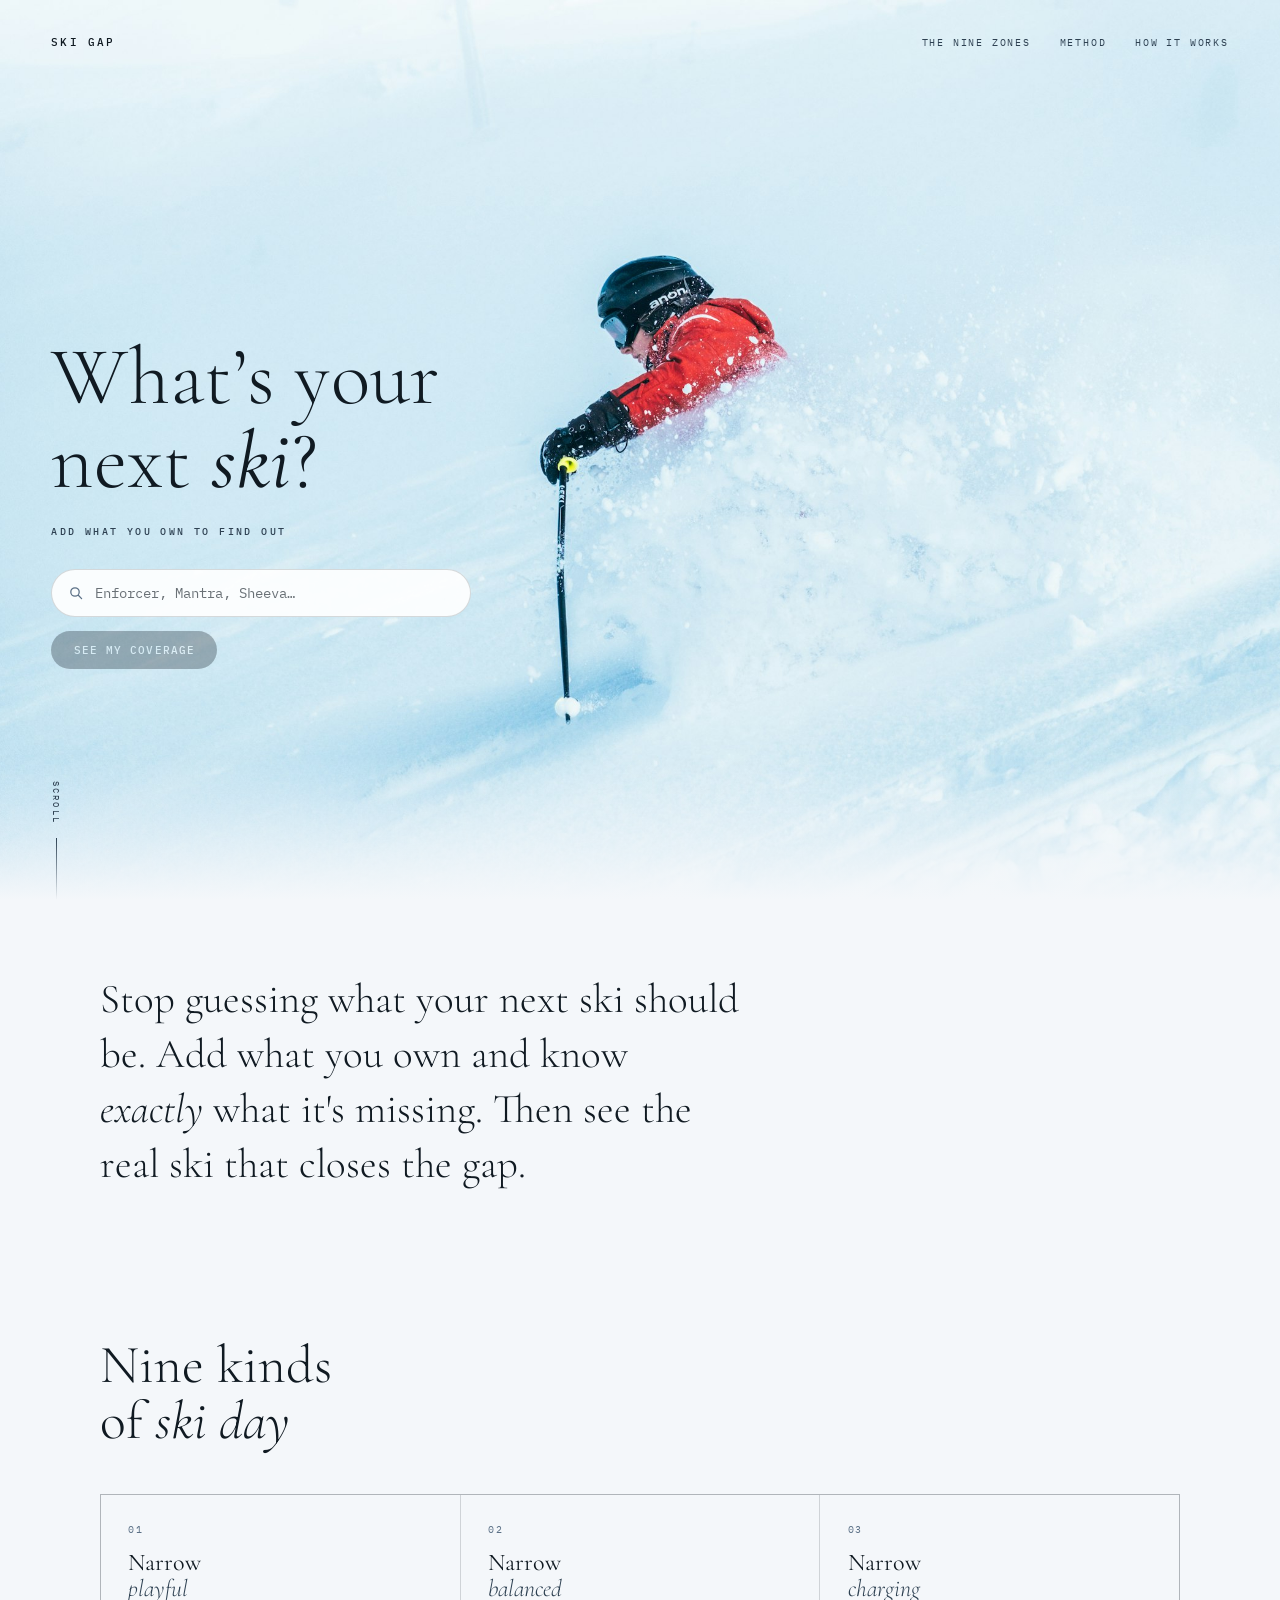
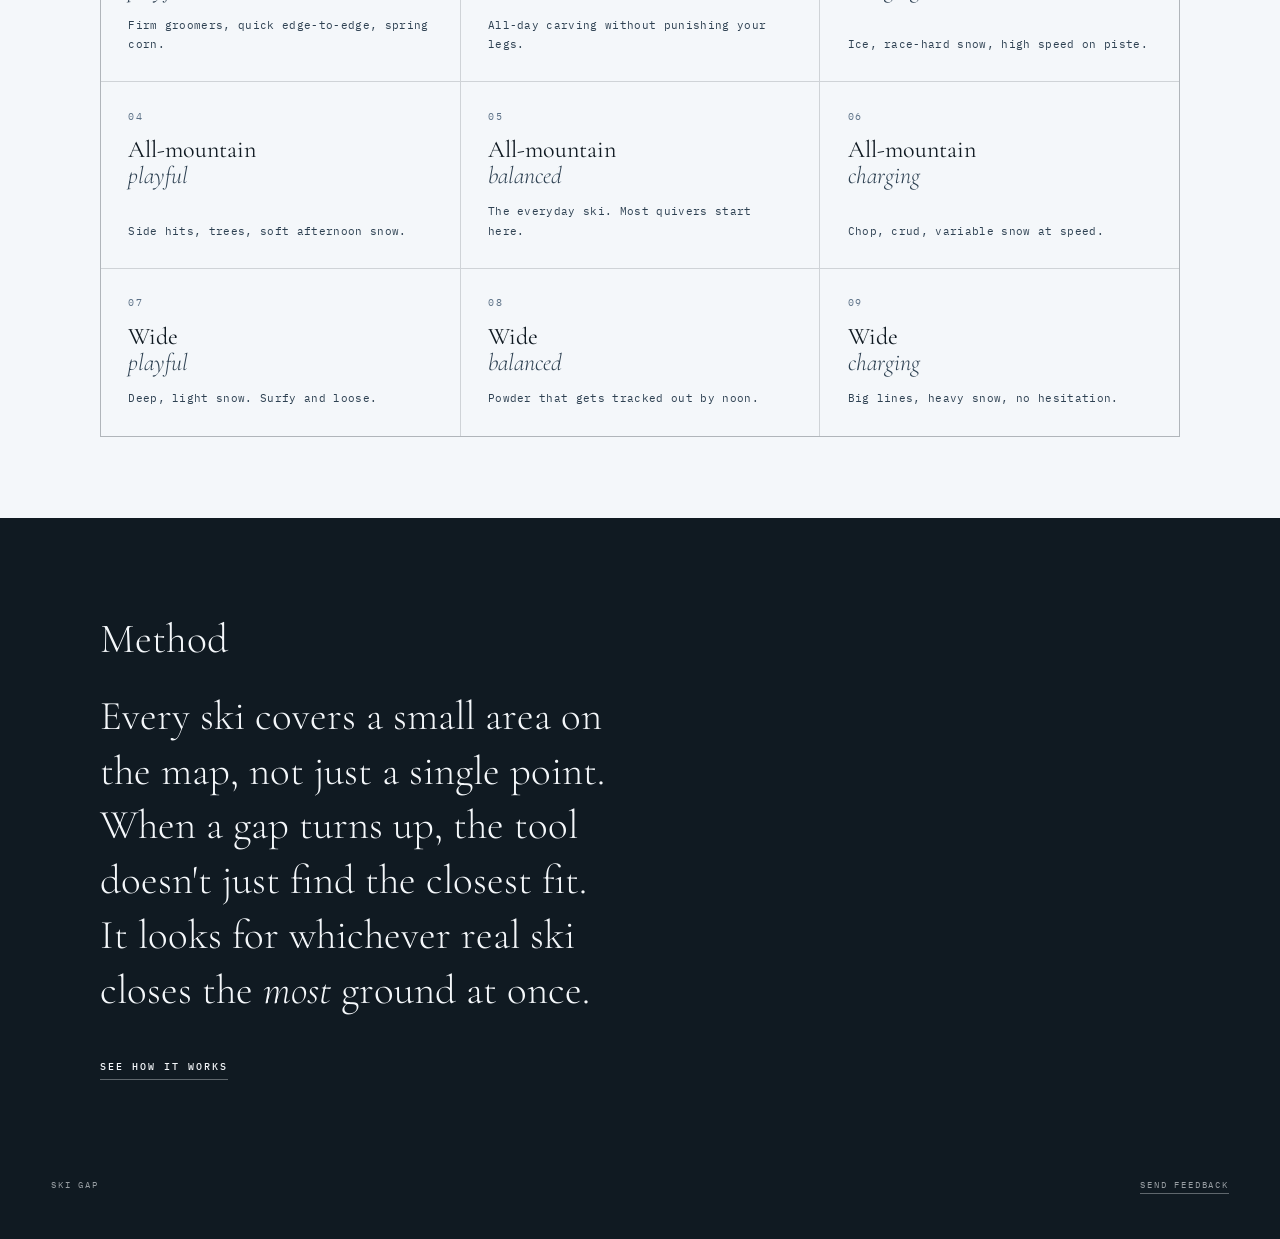
<file: index.html>
<!DOCTYPE html>
<html lang="en">
<head>
<meta charset="UTF-8" />
<meta name="viewport" content="width=device-width, initial-scale=1" />
<title>Ski Gap — find the gap in your quiver</title>
<link rel="preconnect" href="https://fonts.googleapis.com" />
<link rel="preconnect" href="https://fonts.gstatic.com" crossorigin />
<link href="https://fonts.googleapis.com/css2?family=Cormorant+Garamond:ital,wght@0,300;0,400;0,500;1,300;1,400&family=IBM+Plex+Mono:wght@400;500&display=swap" rel="stylesheet" />
<link rel="stylesheet" href="style.css" />
<script src="scoring.js"></script>
</head>
<body>

<div class="hero" id="top">
  <div class="hero-photo" role="img" aria-label="A skier turning through deep powder snow"></div>

  <!-- Every nav item points at something real. "Catalog" was dropped
       rather than given a placeholder: on a product positioned on
       sourcing credibility, a link that goes nowhere costs more than a
       missing one. Restore it when a catalog page exists. -->
  <header class="nav">
    <a class="brand" href="#top">Ski Gap</a>
    <nav aria-label="Primary">
      <a href="#zones">The nine zones</a>
      <a href="#method">Method</a>
      <a href="method.html">How it works</a>
    </nav>
  </header>

  <div class="copy">
    <h1>What&rsquo;s your<br />next <em>ski</em>?</h1>
    <p class="sub">Add what you own to find out</p>

    <div class="search-module">
      <div class="field">
        <svg class="field-icon" viewBox="0 0 20 20" width="16" height="16" fill="none" aria-hidden="true">
          <circle cx="8.75" cy="8.75" r="5.25" stroke="currentColor" stroke-width="1.6"/>
          <path d="M12.9 12.9 L17 17" stroke="currentColor" stroke-width="1.6" stroke-linecap="round"/>
        </svg>
        <input id="ski-search" type="text" autocomplete="off" spellcheck="false"
               placeholder="Enforcer, Mantra, Sheeva…" aria-label="Search skis you own" />
      </div>
      <ul id="results" class="results" role="listbox" aria-label="Matching skis" hidden></ul>
      <ul id="quiver" class="quiver" aria-label="Your skis"></ul>
      <button type="button" id="search-btn" class="search-btn" disabled>See my coverage</button>
      <p class="readout" id="readout"></p>
    </div>
  </div>

  <!-- vertical rule + label, the reference's scroll cue -->
  <div class="scroll-cue" aria-hidden="true"><span>Scroll</span></div>
</div>

<section class="map-section" id="map-section" aria-label="Coverage map" hidden>
  <div class="map-section-inner">
    <h2>Where you&rsquo;re<br />covered</h2>
    <div class="summary-block stage" id="summary-content" data-stage="1"></div>
    <div class="stage" id="map-content" data-stage="2"></div>
    <div class="condition-block stage" id="condition-content" data-stage="2"></div>
    <div class="stage" id="details-content" data-stage="3"></div>
  </div>
</section>

<section class="pitch" aria-label="Why this exists">
  <div class="pitch-inner">
    <p class="pitch-lead reveal">
      Stop guessing what your next ski should be. Add what you own
      and know <em>exactly</em> what it's missing. Then see the real
      ski that closes the gap.
    </p>
  </div>
</section>

<section class="zones" id="zones" aria-label="The nine zones">
  <div class="zones-inner">
    <h2 class="reveal">Nine kinds<br />of <em>ski day</em></h2>
    <ol class="zone-grid">
      <li class="reveal"><span class="zone-n">01</span><span class="zone-w">Narrow</span><span class="zone-f">playful</span><p>Firm groomers, quick edge-to-edge, spring corn.</p></li>
      <li class="reveal"><span class="zone-n">02</span><span class="zone-w">Narrow</span><span class="zone-f">balanced</span><p>All-day carving without punishing your legs.</p></li>
      <li class="reveal"><span class="zone-n">03</span><span class="zone-w">Narrow</span><span class="zone-f">charging</span><p>Ice, race-hard snow, high speed on piste.</p></li>
      <li class="reveal"><span class="zone-n">04</span><span class="zone-w">All-mountain</span><span class="zone-f">playful</span><p>Side hits, trees, soft afternoon snow.</p></li>
      <li class="reveal"><span class="zone-n">05</span><span class="zone-w">All-mountain</span><span class="zone-f">balanced</span><p>The everyday ski. Most quivers start here.</p></li>
      <li class="reveal"><span class="zone-n">06</span><span class="zone-w">All-mountain</span><span class="zone-f">charging</span><p>Chop, crud, variable snow at speed.</p></li>
      <li class="reveal"><span class="zone-n">07</span><span class="zone-w">Wide</span><span class="zone-f">playful</span><p>Deep, light snow. Surfy and loose.</p></li>
      <li class="reveal"><span class="zone-n">08</span><span class="zone-w">Wide</span><span class="zone-f">balanced</span><p>Powder that gets tracked out by noon.</p></li>
      <li class="reveal"><span class="zone-n">09</span><span class="zone-w">Wide</span><span class="zone-f">charging</span><p>Big lines, heavy snow, no hesitation.</p></li>
    </ol>
  </div>
</section>

<section class="method" id="method" aria-label="Method">
  <div class="method-inner">
    <h2 class="reveal">Method</h2>
    <p class="method-lead reveal">
      Every ski covers a small area on the map, not just a single
      point. When a gap turns up, the tool doesn't just find the
      closest fit. It looks for whichever real ski closes the
      <em>most</em> ground at once.
    </p>
    <a class="method-link reveal" href="method.html">See how it works</a>
  </div>
</section>

<footer class="foot">
  <span>Ski Gap</span>
  <a href="mailto:feedback@skigap.app?subject=Ski%20Gap%20feedback">Send feedback</a>
</footer>

<div id="chart-tooltip" class="chart-tooltip" role="tooltip" hidden></div>

<script src="coverage-map.js"></script>
<script src="condition-cards.js"></script>
<script src="app.js"></script>
<script src="reveal.js"></script>
</body>
</html>
</file>
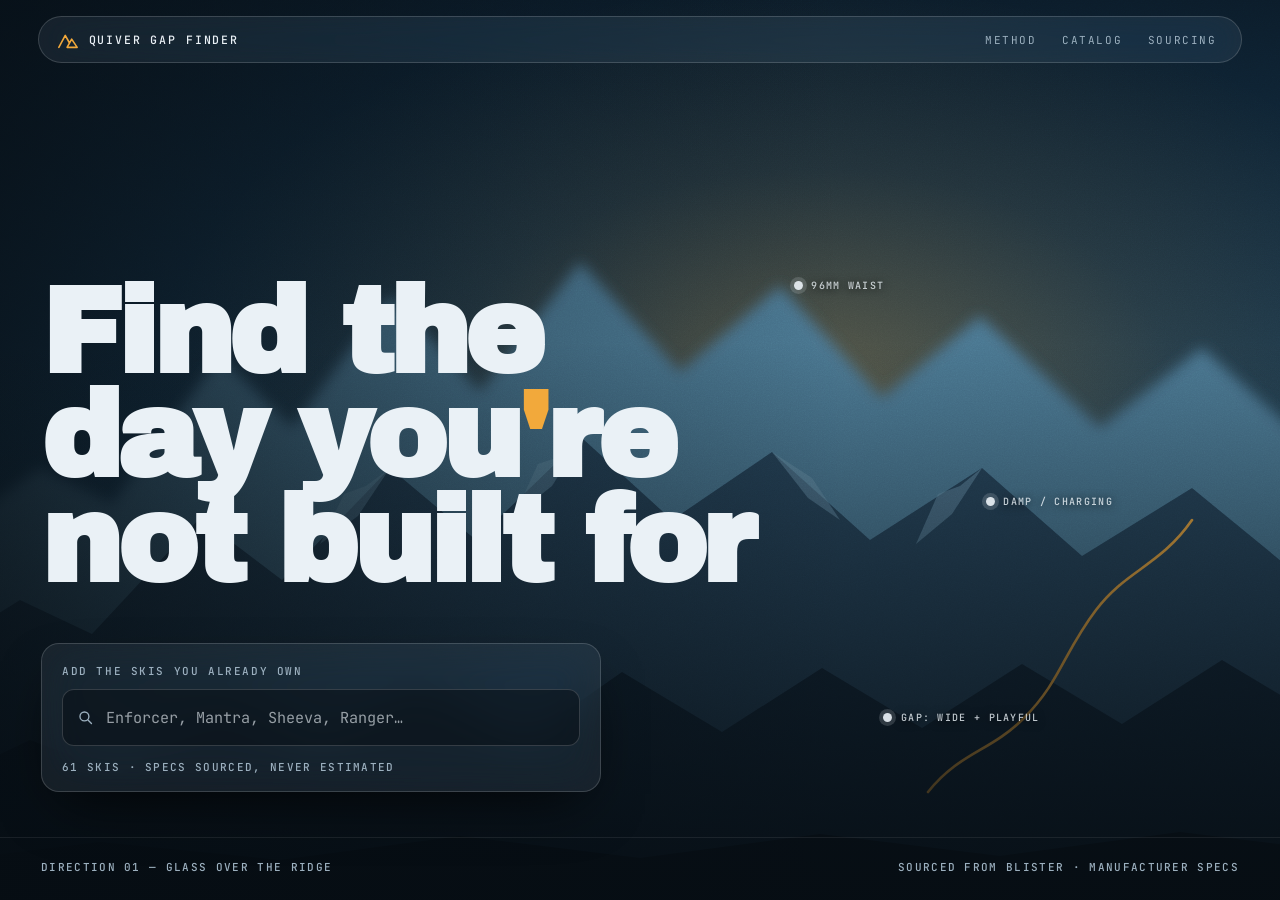
<file: v1/index.html>
<!DOCTYPE html>
<html lang="en">
<head>
<meta charset="UTF-8" />
<meta name="viewport" content="width=device-width, initial-scale=1" />
<title>Quiver Gap Finder — Direction 1</title>
<link rel="preconnect" href="https://fonts.googleapis.com" />
<link rel="preconnect" href="https://fonts.gstatic.com" crossorigin />
<link href="https://fonts.googleapis.com/css2?family=Archivo+Black&family=JetBrains+Mono:wght@400;500&display=swap" rel="stylesheet" />
<link rel="stylesheet" href="style.css" />
</head>
<body>

<!-- ============ MONUMENTAL IMAGE: layered alpine ridge, duotone + grain ======== -->
<div class="scene" aria-hidden="true">
  <svg class="scene-svg" viewBox="0 0 1440 900" preserveAspectRatio="xMidYMid slice">
    <defs>
      <linearGradient id="sky" x1="0" y1="0" x2="0" y2="1">
        <stop offset="0%"  stop-color="#0B1C2A" />
        <stop offset="38%" stop-color="#16344A" />
        <stop offset="70%" stop-color="#26506B" />
        <stop offset="100%" stop-color="#33627F" />
      </linearGradient>
      <radialGradient id="glow" cx="0.62" cy="0.44" r="0.46">
        <stop offset="0%"   stop-color="#F2A93B" stop-opacity="0.30" />
        <stop offset="55%"  stop-color="#F2A93B" stop-opacity="0.08" />
        <stop offset="100%" stop-color="#F2A93B" stop-opacity="0" />
      </radialGradient>
      <filter id="grain">
        <feTurbulence type="fractalNoise" baseFrequency="0.85" numOctaves="4" stitchTiles="stitch" />
        <feColorMatrix type="saturate" values="0" />
      </filter>
      <filter id="soften"><feGaussianBlur stdDeviation="7" /></filter>
    </defs>

    <rect width="1440" height="900" fill="url(#sky)" />
    <rect width="1440" height="900" fill="url(#glow)" />

    <!-- distant range: hazy, lightest value — atmospheric perspective -->
    <g filter="url(#soften)">
      <path fill="#4A748F" d="M0,556 L120,468 L192,504 L300,356 L372,428 L470,296 L560,392 L660,262 L760,372 L860,286 L962,398 L1060,316 L1180,428 L1282,348 L1382,438 L1440,398 L1440,900 L0,900 Z" />
    </g>

    <!-- mid range: the readable silhouette, clear value step down -->
    <path fill="#254156" d="M0,662 L100,600 L172,634 L280,518 L362,580 L470,468 L556,540 L662,438 L752,520 L852,452 L950,540 L1062,468 L1162,556 L1272,488 L1372,570 L1440,528 L1440,900 L0,900 Z" />
    <!-- snowfields hugging the lit face of each peak -->
    <g fill="#6B94AC" opacity="0.5">
      <path d="M470,468 L438,516 L400,544 L424,494 L446,486 Z" />
      <path d="M662,438 L632,486 L594,516 L618,464 L642,456 Z" />
      <path d="M1062,468 L1032,514 L996,544 L1018,494 L1040,486 Z" />
      <path d="M852,452 L888,498 L920,520 L892,478 Z" />
    </g>

    <!-- near range: dark, anchors the base -->
    <path fill="#132534" d="M0,792 L110,740 L200,774 L302,700 L400,750 L502,684 L602,742 L702,672 L802,732 L902,668 L1002,728 L1102,664 L1202,724 L1302,660 L1402,720 L1440,698 L1440,900 L0,900 Z" />

    <!-- carved descent trace: the product's whole subject, drawn as a line -->
    <path class="trace" d="M1272,520 C1240,566 1206,570 1176,610 C1144,652 1140,682 1104,718 C1070,752 1040,752 1008,792"
          fill="none" stroke="#F2A93B" stroke-width="2.6" stroke-linecap="round" stroke-dasharray="7 11" opacity="0.92" />

    <!-- foreground shelf: darkest, brings the eye back to the type -->
    <path fill="#0A1219" d="M0,864 L180,842 L360,860 L540,836 L720,858 L900,834 L1080,856 L1260,832 L1440,854 L1440,900 L0,900 Z" />

    <rect class="grain" width="1440" height="900" filter="url(#grain)" opacity="0.15" />
  </svg>
  <div class="scene-vignette"></div>
</div>

<!-- ============ NAV: frosted glass over the photograph ======== -->
<header class="nav">
  <a class="brand" href="#">
    <svg class="brand-mark" viewBox="0 0 24 24" width="22" height="22" fill="none" aria-hidden="true">
      <path d="M2 20 L9 7 L13.5 15 M11 20 L16 11 L22 20 Z" stroke="#F2A93B" stroke-width="1.75" stroke-linejoin="round" stroke-linecap="round"/>
    </svg>
    <span>Quiver Gap Finder</span>
  </a>
  <nav class="nav-links" aria-label="Primary">
    <a href="#">Method</a>
    <a href="#">Catalog</a>
    <a href="#">Sourcing</a>
  </nav>
</header>

<main>
  <section class="hero">
    <h1 class="display">
      <span class="display-line">Find the</span>
      <span class="display-line">day you<span class="display-accent">'</span>re</span>
      <span class="display-line">not built for</span>
    </h1>

    <!-- PRIMARY ACTION: the glass module is the centerpiece, not a footnote -->
    <div class="glass search-module">
      <label class="mono-label" for="ski-search">Add the skis you already own</label>
      <div class="search-field">
        <svg class="search-icon" viewBox="0 0 20 20" width="17" height="17" fill="none" aria-hidden="true">
          <circle cx="8.75" cy="8.75" r="5.25" stroke="currentColor" stroke-width="1.6"/>
          <path d="M12.9 12.9 L17 17" stroke="currentColor" stroke-width="1.6" stroke-linecap="round"/>
        </svg>
        <input id="ski-search" type="text" autocomplete="off" spellcheck="false"
               placeholder="Enforcer, Mantra, Sheeva, Ranger…" aria-describedby="search-hint" />
      </div>
      <ul id="results" class="results" role="listbox" aria-label="Matching skis" hidden></ul>
      <ul id="quiver" class="quiver" aria-label="Your skis"></ul>
      <p id="search-hint" class="mono-label dim">61 skis · specs sourced, never estimated</p>
    </div>

    <!-- gap readout: real coverage math, appears once a ski is added -->
    <div id="readout" class="glass readout" hidden>
      <div class="readout-head">
        <span class="mono-label">Coverage readout</span>
        <span id="readout-count" class="mono-label accent"></span>
      </div>
      <ul id="readout-list" class="readout-list"></ul>
    </div>
  </section>

  <!-- annotation pins: treat the image as an annotated field, not a backdrop -->
  <div class="pins" aria-hidden="true">
    <div class="pin" style="--x:62%; --y:31%"><span class="pin-dot"></span><span class="mono-label">96mm waist</span></div>
    <div class="pin" style="--x:77%; --y:55%"><span class="pin-dot"></span><span class="mono-label">damp / charging</span></div>
    <div class="pin" style="--x:69%; --y:79%"><span class="pin-dot"></span><span class="mono-label">gap: wide + playful</span></div>
  </div>
</main>

<footer class="foot">
  <span class="mono-label dim">Direction 01 — glass over the ridge</span>
  <span class="mono-label dim">Sourced from Blister · manufacturer specs</span>
</footer>

<script src="app.js"></script>
</body>
</html>
</file>
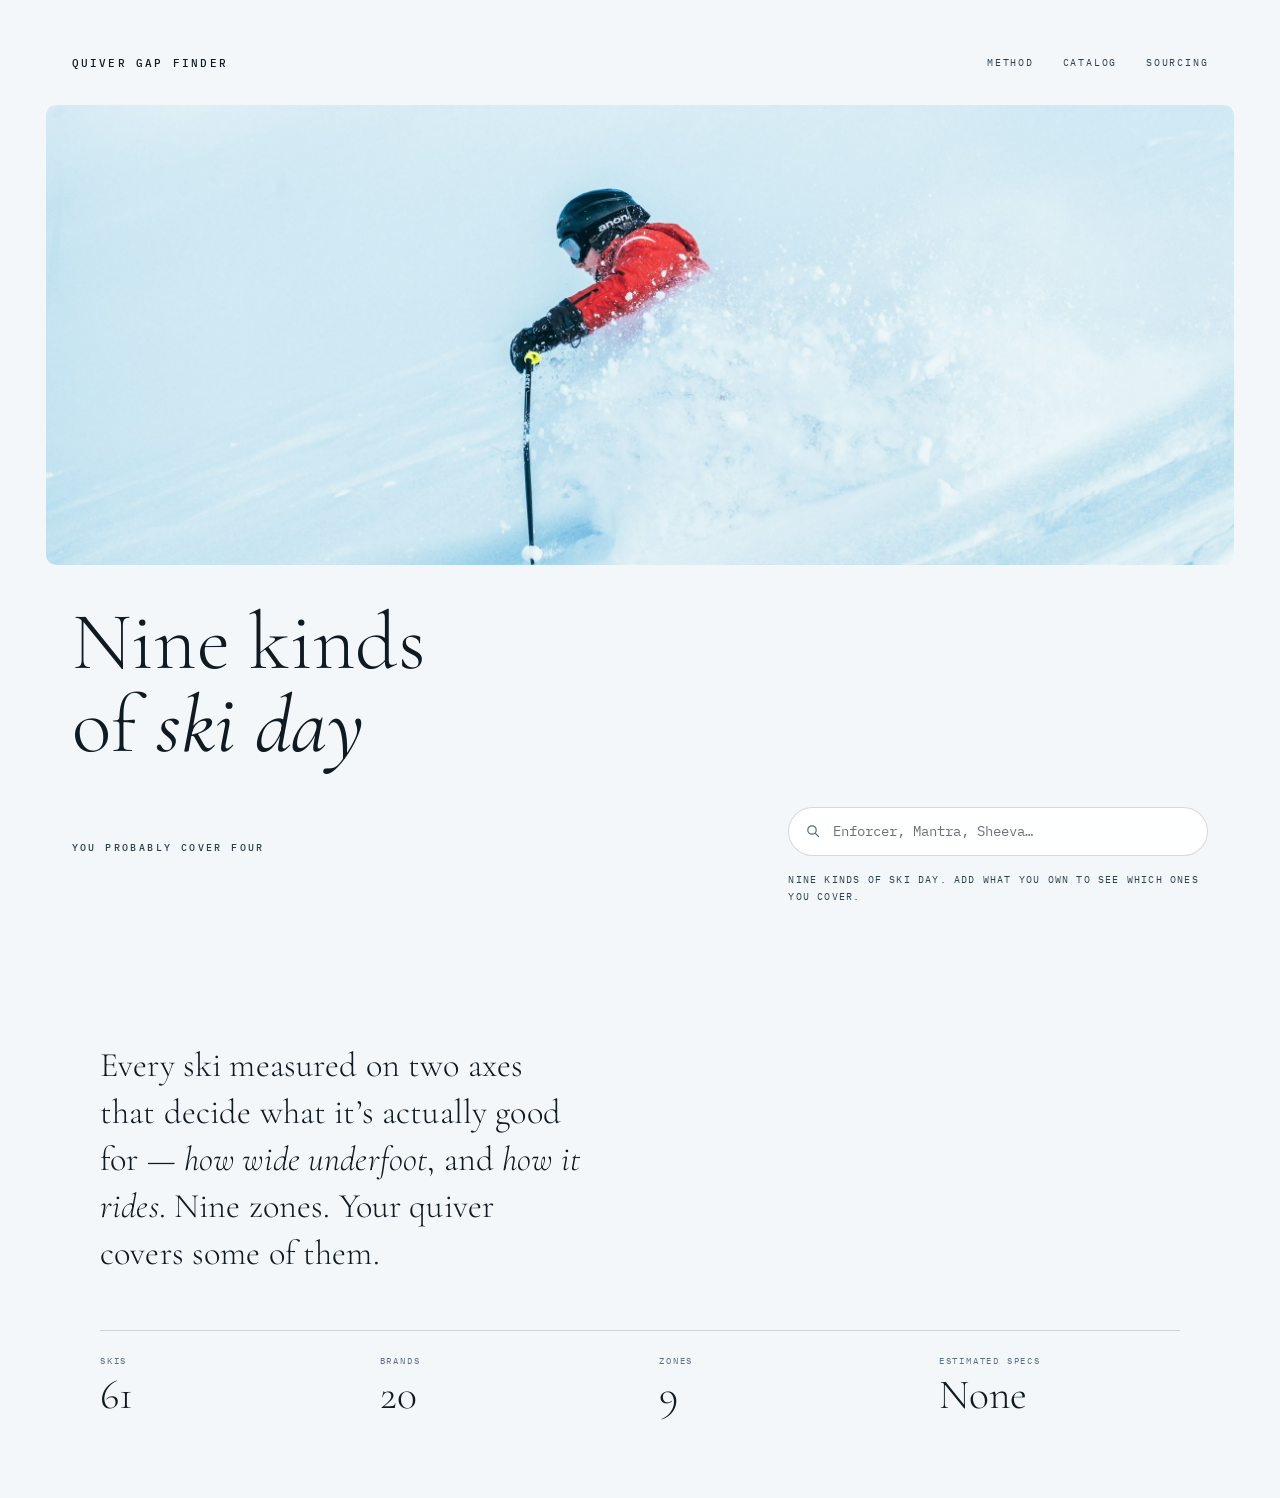
<file: v8/index.html>
<!DOCTYPE html>
<html lang="en">
<head>
<meta charset="UTF-8" />
<meta name="viewport" content="width=device-width, initial-scale=1" />
<title>Quiver Gap Finder — Direction 8</title>
<link rel="preconnect" href="https://fonts.googleapis.com" />
<link rel="preconnect" href="https://fonts.gstatic.com" crossorigin />
<link href="https://fonts.googleapis.com/css2?family=Cormorant+Garamond:ital,wght@0,300;0,400;0,500;1,300;1,400&family=IBM+Plex+Mono:wght@400;500&display=swap" rel="stylesheet" />
<link rel="stylesheet" href="style.css" />
</head>
<body>

<div class="frame">
<div class="hero">
  <div class="hero-photo" role="img" aria-label="A skier turning through deep powder snow"></div>

  <header class="nav">
    <a class="brand" href="#">Quiver Gap Finder</a>
    <nav aria-label="Primary">
      <a href="#">Method</a>
      <a href="#">Catalog</a>
      <a href="#">Sourcing</a>
    </nav>
  </header>

  <div class="copy">
    <p class="eyebrow-rule" aria-hidden="true"></p>
    <h1>Nine kinds<br />of <em>ski day</em></h1>
    <p class="sub">You probably cover four</p>

    <div class="search-module">
      <div class="field">
        <svg class="field-icon" viewBox="0 0 20 20" width="16" height="16" fill="none" aria-hidden="true">
          <circle cx="8.75" cy="8.75" r="5.25" stroke="currentColor" stroke-width="1.6"/>
          <path d="M12.9 12.9 L17 17" stroke="currentColor" stroke-width="1.6" stroke-linecap="round"/>
        </svg>
        <input id="ski-search" type="text" autocomplete="off" spellcheck="false"
               placeholder="Enforcer, Mantra, Sheeva…" aria-label="Search skis you own" />
      </div>
      <ul id="results" class="results" role="listbox" aria-label="Matching skis" hidden></ul>
      <ul id="quiver" class="quiver" aria-label="Your skis"></ul>
      <p class="readout" id="readout">Nine kinds of ski day. Add what you own to see which ones you cover.</p>
    </div>
  </div>

  <!-- vertical rule + label, the reference's scroll cue -->
  
</div>
</div>

<section class="ledger" aria-label="What this is">
  <div class="ledger-inner">
    <p class="ledger-lead">
      Every ski measured on two axes that decide what it&rsquo;s actually
      good for — <em>how wide underfoot</em>, and <em>how it rides</em>.
      Nine zones. Your quiver covers some of them.
    </p>
    <dl class="ledger-stats">
      <div><dt>Skis</dt><dd>61</dd></div>
      <div><dt>Brands</dt><dd>20</dd></div>
      <div><dt>Zones</dt><dd>9</dd></div>
      <div><dt>Estimated specs</dt><dd>None</dd></div>
    </dl>
  </div>
</section>

<script src="app.js"></script>
</body>
</html>
</file>
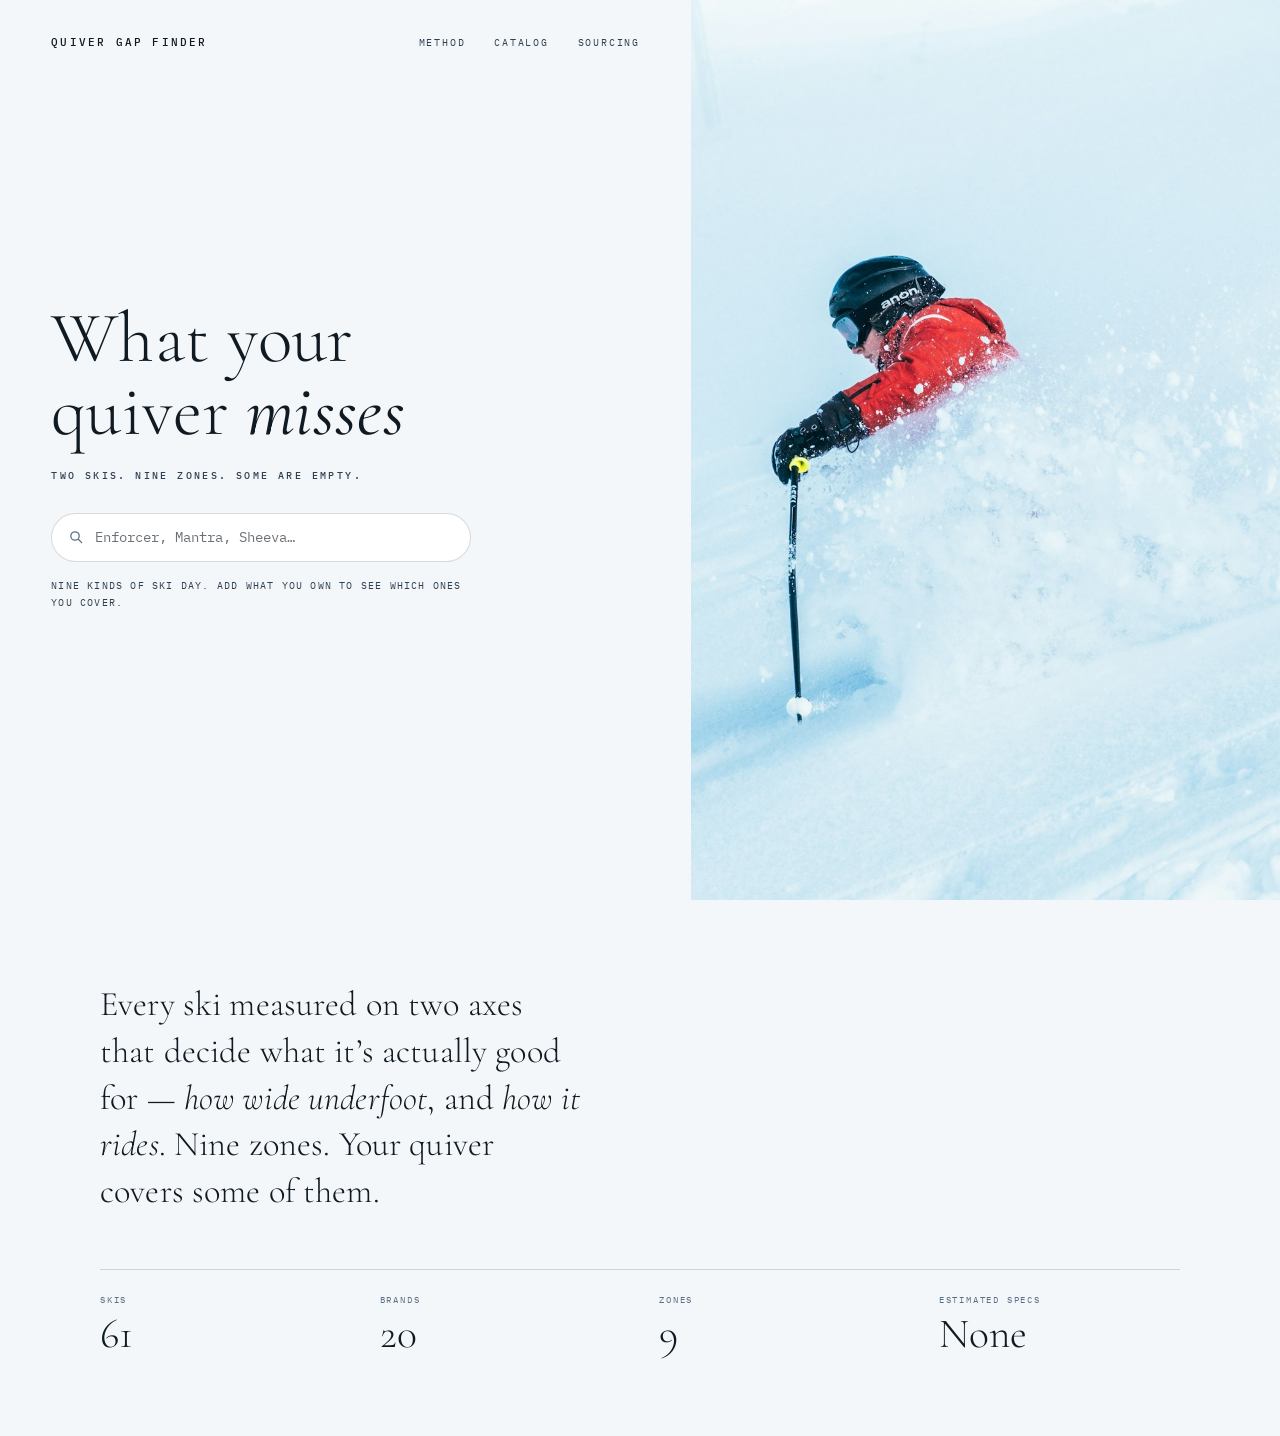
<file: v9/index.html>
<!DOCTYPE html>
<html lang="en">
<head>
<meta charset="UTF-8" />
<meta name="viewport" content="width=device-width, initial-scale=1" />
<title>Quiver Gap Finder — Direction 9</title>
<link rel="preconnect" href="https://fonts.googleapis.com" />
<link rel="preconnect" href="https://fonts.gstatic.com" crossorigin />
<link href="https://fonts.googleapis.com/css2?family=Cormorant+Garamond:ital,wght@0,300;0,400;0,500;1,300;1,400&family=IBM+Plex+Mono:wght@400;500&display=swap" rel="stylesheet" />
<link rel="stylesheet" href="style.css" />
</head>
<body>

<div class="hero">
  <div class="hero-photo" role="img" aria-label="A skier turning through deep powder snow"></div>

  <header class="nav">
    <a class="brand" href="#">Quiver Gap Finder</a>
    <nav aria-label="Primary">
      <a href="#">Method</a>
      <a href="#">Catalog</a>
      <a href="#">Sourcing</a>
    </nav>
  </header>

  <div class="copy">
    <h1>What your<br />quiver <em>misses</em></h1>
    <p class="sub">Two skis. Nine zones. Some are empty.</p>

    <div class="search-module">
      <div class="field">
        <svg class="field-icon" viewBox="0 0 20 20" width="16" height="16" fill="none" aria-hidden="true">
          <circle cx="8.75" cy="8.75" r="5.25" stroke="currentColor" stroke-width="1.6"/>
          <path d="M12.9 12.9 L17 17" stroke="currentColor" stroke-width="1.6" stroke-linecap="round"/>
        </svg>
        <input id="ski-search" type="text" autocomplete="off" spellcheck="false"
               placeholder="Enforcer, Mantra, Sheeva…" aria-label="Search skis you own" />
      </div>
      <ul id="results" class="results" role="listbox" aria-label="Matching skis" hidden></ul>
      <ul id="quiver" class="quiver" aria-label="Your skis"></ul>
      <p class="readout" id="readout">Nine kinds of ski day. Add what you own to see which ones you cover.</p>
    </div>
  </div>

  <!-- vertical rule + label, the reference's scroll cue -->
  
</div>

<section class="ledger" aria-label="What this is">
  <div class="ledger-inner">
    <p class="ledger-lead">
      Every ski measured on two axes that decide what it&rsquo;s actually
      good for — <em>how wide underfoot</em>, and <em>how it rides</em>.
      Nine zones. Your quiver covers some of them.
    </p>
    <dl class="ledger-stats">
      <div><dt>Skis</dt><dd>61</dd></div>
      <div><dt>Brands</dt><dd>20</dd></div>
      <div><dt>Zones</dt><dd>9</dd></div>
      <div><dt>Estimated specs</dt><dd>None</dd></div>
    </dl>
  </div>
</section>

<script src="app.js"></script>
</body>
</html>
</file>
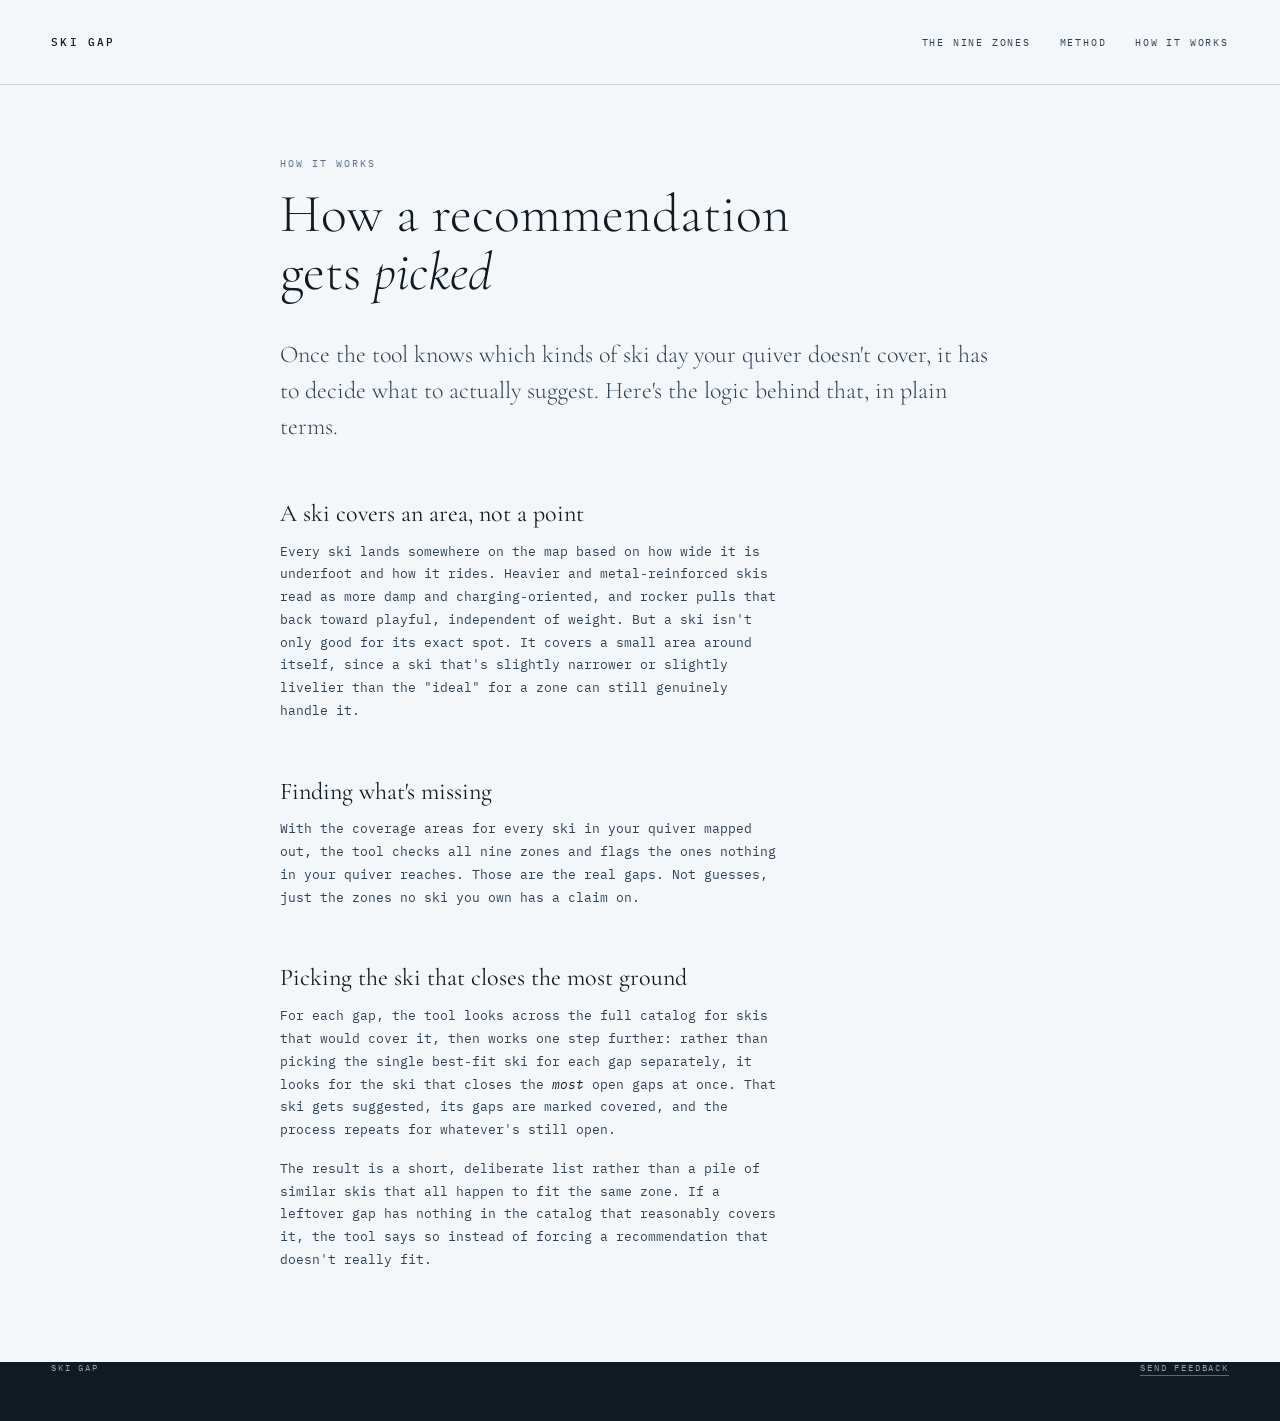
<file: method.html>
<!DOCTYPE html>
<html lang="en">
<head>
<meta charset="UTF-8" />
<meta name="viewport" content="width=device-width, initial-scale=1" />
<title>Ski Gap — how a recommendation gets picked</title>
<link rel="preconnect" href="https://fonts.googleapis.com" />
<link rel="preconnect" href="https://fonts.gstatic.com" crossorigin />
<link href="https://fonts.googleapis.com/css2?family=Cormorant+Garamond:ital,wght@0,300;0,400;0,500;1,300;1,400&family=IBM+Plex+Mono:wght@400;500&display=swap" rel="stylesheet" />
<link rel="stylesheet" href="style.css" />
<link rel="stylesheet" href="method-page.css" />
</head>
<body>

<!-- Same nav/footer chrome as index.html, no hero photo - a plain
     content page. .nav's own CSS doesn't depend on sitting inside
     .hero (it just uses --ink/--ink-soft, which read fine on --paper
     too), so it's reused as-is rather than duplicated. -->
<header class="nav nav-plain">
  <a class="brand" href="index.html">Ski Gap</a>
  <nav aria-label="Primary">
    <a href="index.html#zones">The nine zones</a>
    <a href="index.html#method">Method</a>
    <a href="method.html" aria-current="page">How it works</a>
  </nav>
</header>

<main class="method-page">
  <div class="method-page-inner">
    <p class="method-page-eyebrow reveal">How it works</p>
    <h1 class="reveal">How a recommendation<br />gets <em>picked</em></h1>

    <p class="method-page-lead reveal">
      Once the tool knows which kinds of ski day your quiver doesn't
      cover, it has to decide what to actually suggest. Here's the
      logic behind that, in plain terms.
    </p>

    <div class="method-page-body">
      <section class="reveal">
        <h2>A ski covers an area, not a point</h2>
        <p>
          Every ski lands somewhere on the map based on how wide it is
          underfoot and how it rides. Heavier and metal-reinforced
          skis read as more damp and charging-oriented, and rocker
          pulls that back toward playful, independent of weight. But a
          ski isn't only good for its exact spot. It covers a small
          area around itself, since a ski that's slightly narrower or
          slightly livelier than the "ideal" for a zone can still
          genuinely handle it.
        </p>
      </section>

      <section class="reveal">
        <h2>Finding what's missing</h2>
        <p>
          With the coverage areas for every ski in your quiver mapped
          out, the tool checks all nine zones and flags the ones
          nothing in your quiver reaches. Those are the real gaps.
          Not guesses, just the zones no ski you own has a claim on.
        </p>
      </section>

      <section class="reveal">
        <h2>Picking the ski that closes the most ground</h2>
        <p>
          For each gap, the tool looks across the full catalog for
          skis that would cover it, then works one step further: rather
          than picking the single best-fit ski for each gap
          separately, it looks for the ski that closes the
          <em>most</em> open gaps at once. That ski gets suggested,
          its gaps are marked covered, and the process repeats for
          whatever's still open.
        </p>
        <p>
          The result is a short, deliberate list rather than a pile of
          similar skis that all happen to fit the same zone. If a
          leftover gap has nothing in the catalog that reasonably
          covers it, the tool says so instead of forcing a
          recommendation that doesn't really fit.
        </p>
      </section>
    </div>
  </div>
</main>

<footer class="foot">
  <span>Ski Gap</span>
  <a href="mailto:feedback@skigap.app?subject=Ski%20Gap%20feedback">Send feedback</a>
</footer>

<script src="reveal.js"></script>
</body>
</html>
</file>
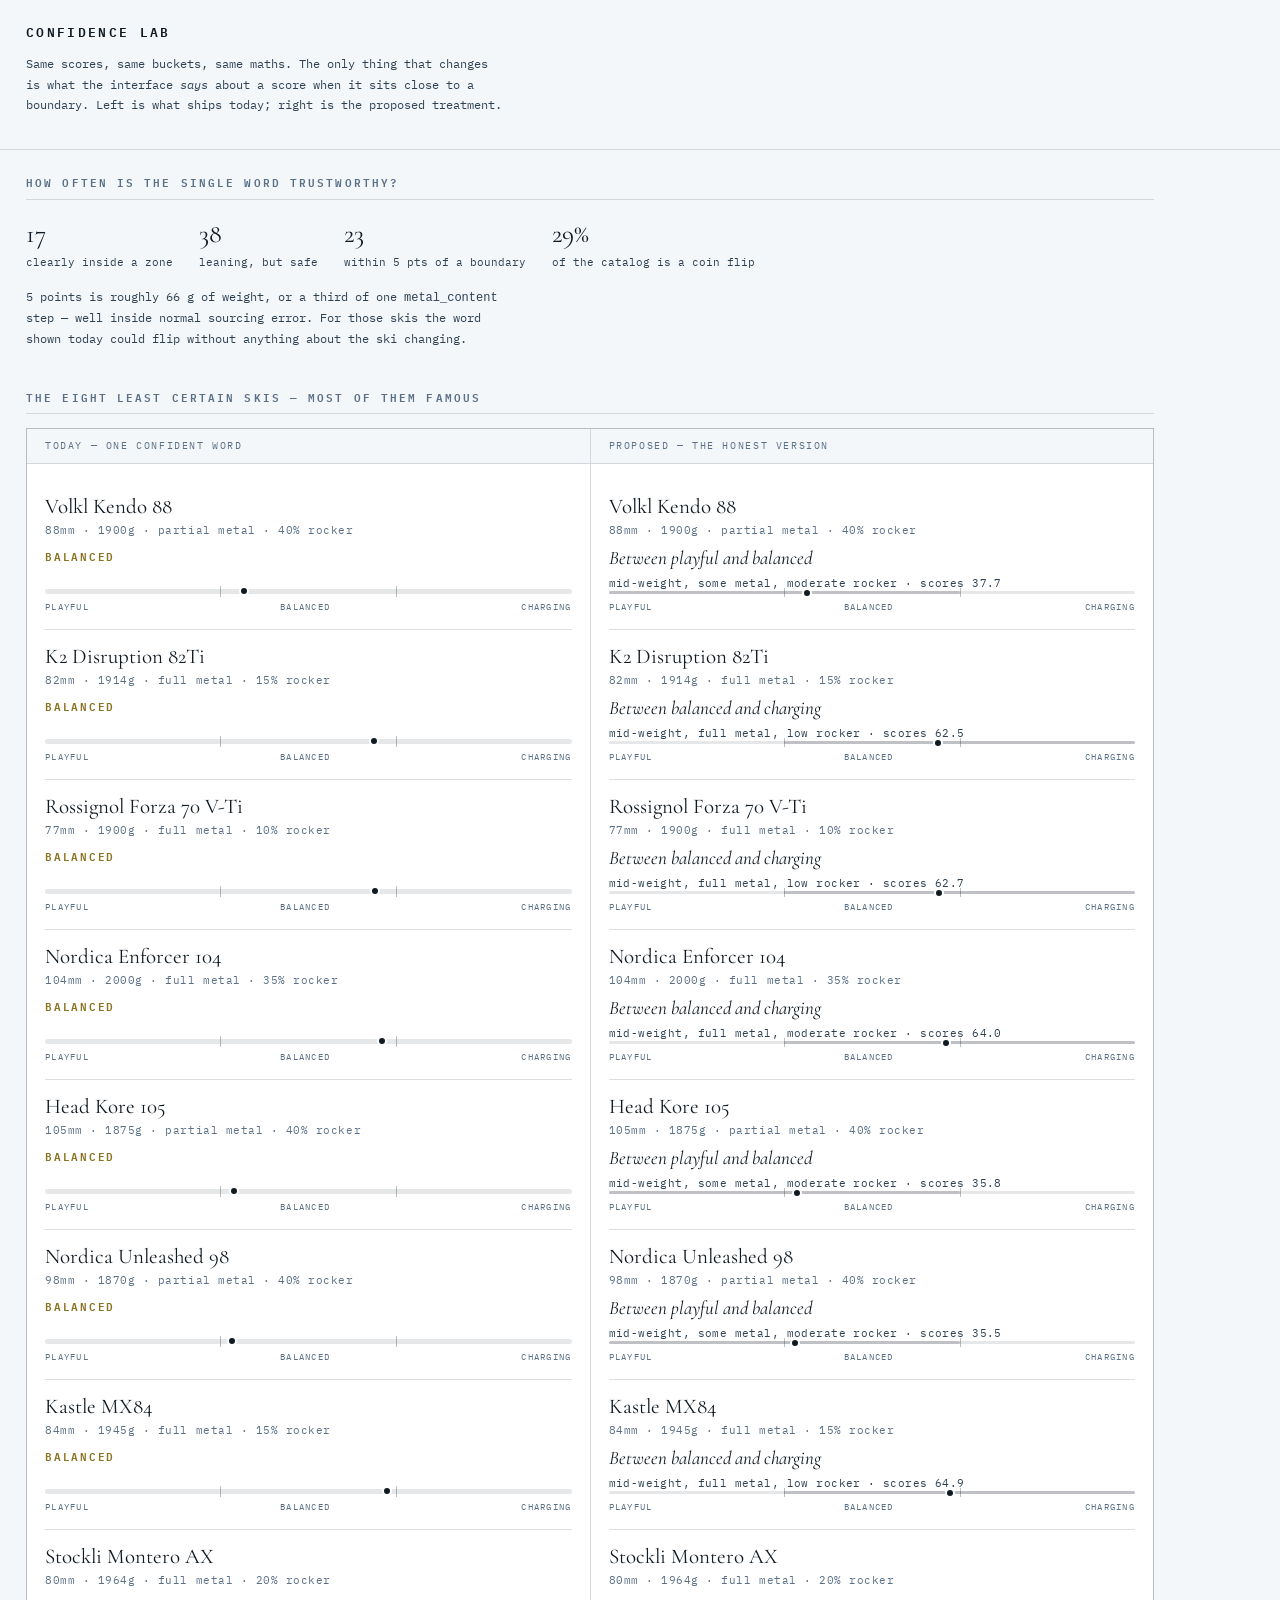
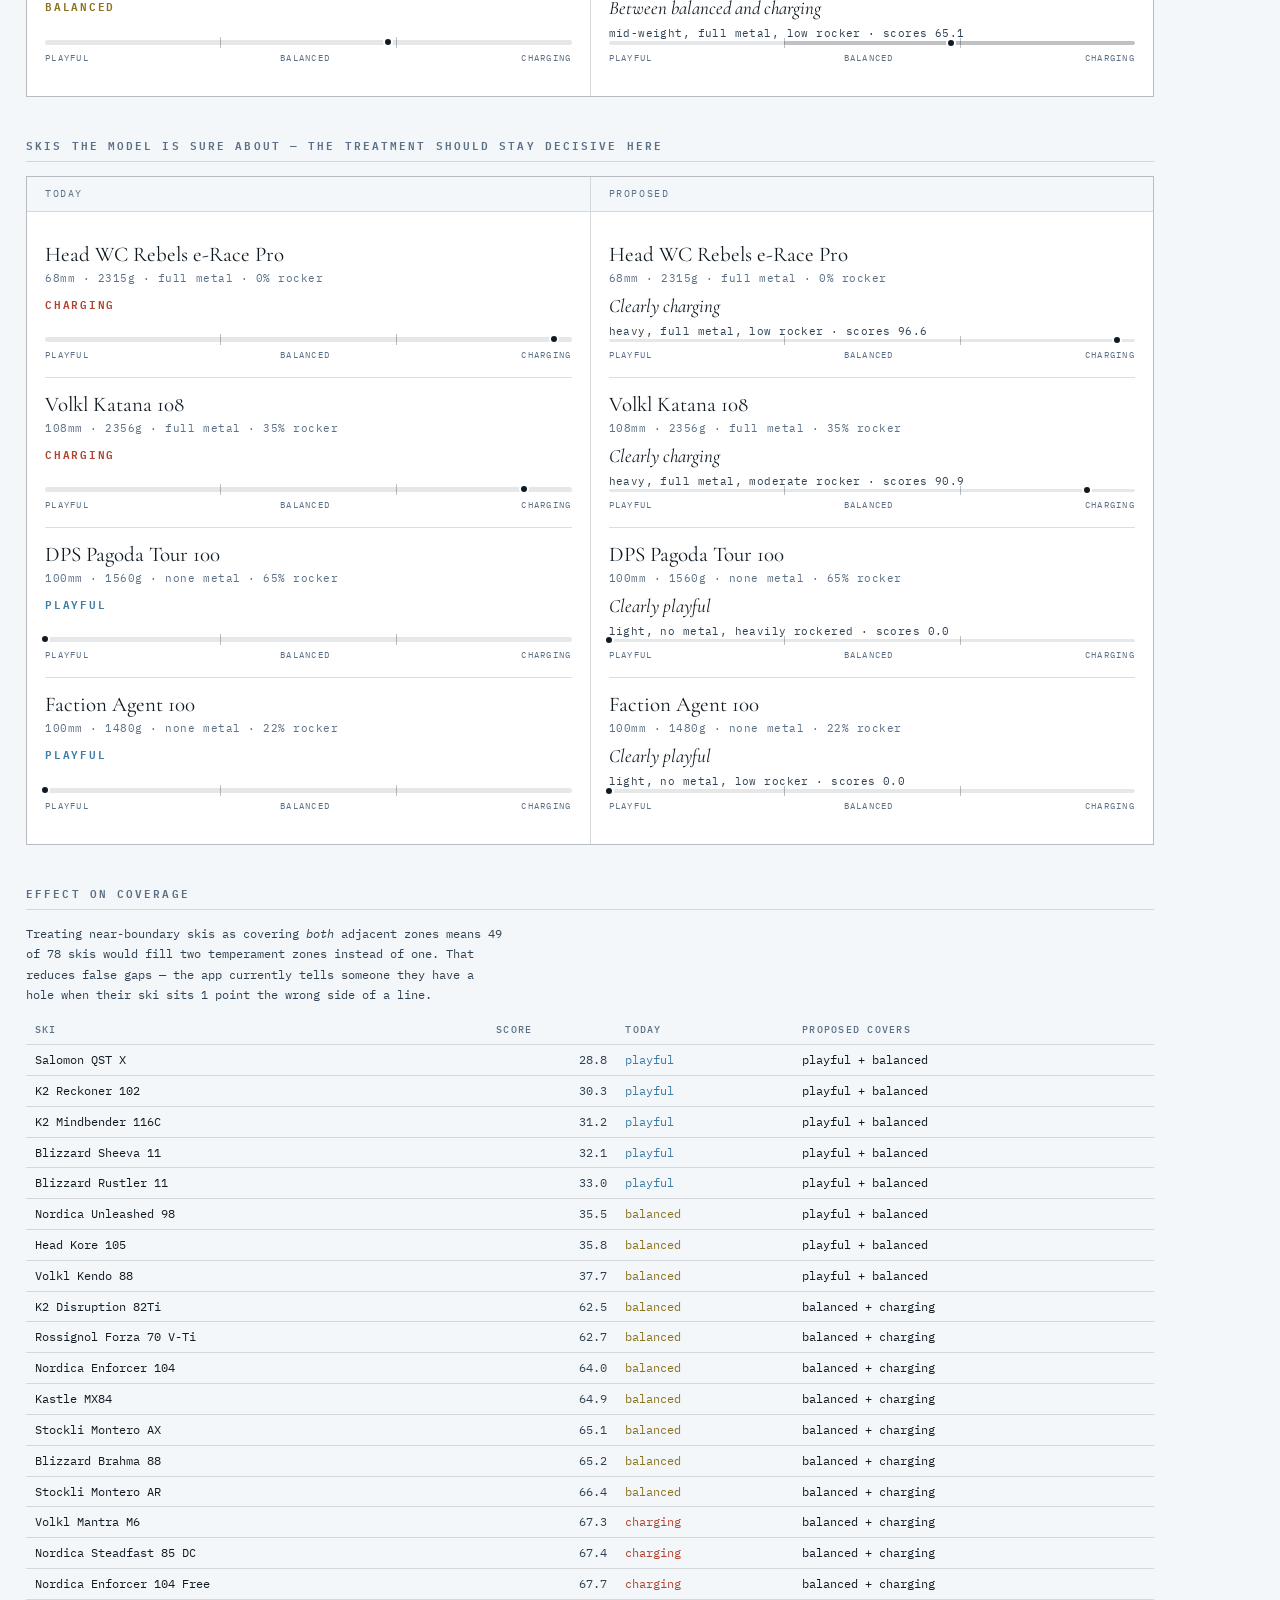
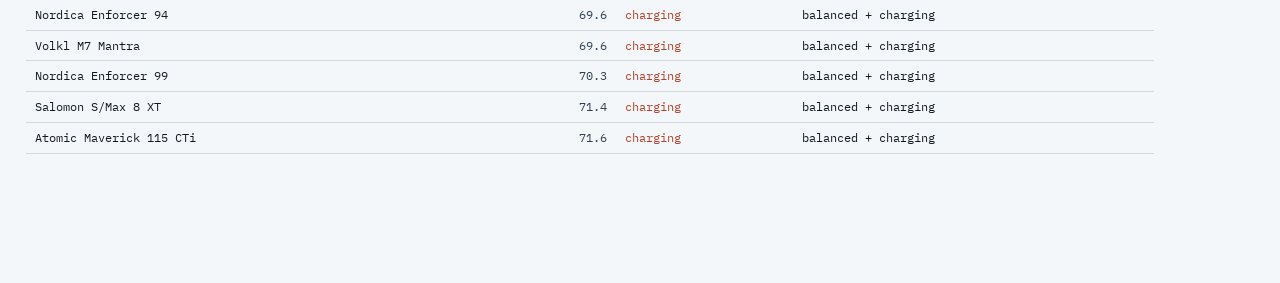
<file: tools/confidence-lab.html>
<!DOCTYPE html>
<html lang="en">
<head>
<meta charset="UTF-8" />
<meta name="viewport" content="width=device-width, initial-scale=1" />
<title>Confidence lab — Quiver Gap Finder</title>
<link href="https://fonts.googleapis.com/css2?family=Cormorant+Garamond:ital,wght@0,300;0,400;1,300&family=IBM+Plex+Mono:wght@400;500;600&display=swap" rel="stylesheet" />
<style>
  :root {
    --paper: #F4F7FA; --ink: #101A22; --soft: #2E4152; --faint: #5B7086;
    --line: rgba(16,26,34,.14); --panel: #FFFFFF;
    --playful: #3E7CA6; --balanced: #8A7320; --charging: #B0432F;
    --warn: #B0432F;
  }
  * { box-sizing: border-box; }
  body { margin: 0; background: var(--paper); color: var(--ink);
         font: 13px/1.55 "IBM Plex Mono", ui-monospace, monospace; }
  header { padding: 22px 26px; border-bottom: 1px solid var(--line); }
  h1 { margin: 0 0 6px; font-size: 13px; font-weight: 600; letter-spacing: .18em; text-transform: uppercase; }
  .lede { color: var(--soft); font-size: 12px; max-width: 68ch; line-height: 1.7; }
  .wrap { padding: 24px 26px 90px; max-width: 1180px; }
  section { margin-bottom: 40px; }
  h2 { font-size: 10.5px; font-weight: 600; letter-spacing: .2em; text-transform: uppercase;
       color: var(--faint); margin: 0 0 14px; padding-bottom: 8px; border-bottom: 1px solid var(--line); }

  /* side-by-side compare */
  .compare { display: grid; grid-template-columns: 1fr 1fr; gap: 1px; background: var(--line); border: 1px solid var(--line); }
  .compare > div { background: var(--panel); padding: 16px 18px; }
  .compare .hd { background: var(--paper); font-size: 10px; letter-spacing: .16em;
                 text-transform: uppercase; color: var(--faint); padding: 9px 18px; }

  /* fixed row height so the two columns stay level - otherwise the
     honest column's extra line pushes every later row out of step and
     you cannot compare a ski against itself */
  .ski { padding: 15px 0; border-bottom: 1px solid var(--line);
         height: 150px; display: flex; flex-direction: column; }
  .ski:last-child { border-bottom: none; }
  .ski .track { margin-top: auto; }
  .ski-name { font-family: "Cormorant Garamond", serif; font-size: 21px; font-weight: 400; line-height: 1.15; }
  .ski-spec { font-size: 10.5px; color: var(--faint); letter-spacing: .05em; margin-top: 3px; }

  /* the label treatments */
  .verdict { font-size: 11px; letter-spacing: .16em; text-transform: uppercase; font-weight: 600; margin-top: 9px; }
  .phrase { font-family: "Cormorant Garamond", serif; font-style: italic; font-size: 19px; margin-top: 8px; line-height: 1.25; }
  .because { font-size: 10.5px; color: var(--soft); letter-spacing: .04em; margin-top: 5px; }
  .playful { color: var(--playful); } .balanced { color: var(--balanced); } .charging { color: var(--charging); }

  /* spectrum */
  .track { position: relative; height: 5px; border-radius: 99px; background: rgba(16,26,34,.1); margin-top: 11px; }
  .div { position: absolute; top: -3px; bottom: -3px; width: 1px; background: rgba(16,26,34,.28); }
  .span { position: absolute; top: 0; bottom: 0; border-radius: 99px; background: rgba(16,26,34,.18); }
  .dot { position: absolute; top: 50%; width: 10px; height: 10px; border-radius: 50%;
         background: var(--ink); border: 2px solid var(--panel); transform: translate(-50%,-50%); }
  .ticks { display: flex; justify-content: space-between; font-size: 9px; color: var(--faint);
           letter-spacing: .14em; text-transform: uppercase; margin-top: 6px; }

  .flag { display: inline-block; font-size: 9.5px; letter-spacing: .12em; text-transform: uppercase;
          color: var(--warn); border: 1px solid currentColor; border-radius: 99px; padding: 1px 7px; margin-left: 7px; vertical-align: 2px; }
  .stat { display: flex; gap: 26px; flex-wrap: wrap; margin-bottom: 16px; }
  .stat div { font-size: 11px; color: var(--soft); }
  .stat b { display: block; font-family: "Cormorant Garamond", serif; font-size: 26px; font-weight: 400; color: var(--ink); }
  table { border-collapse: collapse; width: 100%; font-size: 11.5px; }
  th, td { text-align: left; padding: 6px 9px; border-bottom: 1px solid var(--line); }
  th { font-size: 9.5px; letter-spacing: .13em; text-transform: uppercase; color: var(--faint); font-weight: 500; }
  td.num { text-align: right; font-variant-numeric: tabular-nums; color: var(--soft); }
</style>
</head>
<body>
<header>
  <h1>Confidence lab</h1>
  <p class="lede">Same scores, same buckets, same maths. The only thing that changes is what
  the interface <em>says</em> about a score when it sits close to a boundary.
  Left is what ships today; right is the proposed treatment.</p>
</header>
<div class="wrap" id="out">Loading…</div>

<script src="formulas.js"></script>
<script src="confidence.js"></script>
<script>
const $ = (h) => { const d = document.createElement("div"); d.innerHTML = h.trim(); return d.firstChild; };
const esc = (s) => String(s).replace(/[&<>]/g, c => ({ "&": "&amp;", "<": "&lt;", ">": "&gt;" }[c]));
const pct = (v) => Math.max(0, Math.min(100, v));

fetch("../data/skis.json").then(r => r.json()).then(({ skis }) => {
  const out = document.getElementById("out");
  out.innerHTML = "";
  const F = FORMULAS[0]; // judge the treatment against the shipped formula

  const scored = skis.map(s => ({ s, v: F.score(s) }));
  const low = scored.filter(x => confidence(x.v) === "low");

  /* ---- the scale of the problem ---- */
  const counts = { high: 0, medium: 0, low: 0 };
  scored.forEach(x => counts[confidence(x.v)]++);
  out.appendChild($(`<section>
    <h2>How often is the single word trustworthy?</h2>
    <div class="stat">
      <div><b>${counts.high}</b>clearly inside a zone</div>
      <div><b>${counts.medium}</b>leaning, but safe</div>
      <div><b>${counts.low}</b>within ${UNSURE_PTS} pts of a boundary</div>
      <div><b>${Math.round(counts.low / scored.length * 100)}%</b>of the catalog is a coin flip</div>
    </div>
    <p class="lede">${UNSURE_PTS} points is roughly 66&nbsp;g of weight, or a third of one
    <code>metal_content</code> step — well inside normal sourcing error. For those skis the
    word shown today could flip without anything about the ski changing.</p>
  </section>`));

  /* ---- side by side on the least certain skis ---- */
  const render = (x, honest) => {
    const { s, v } = x;
    const b = band(v);
    const zones = zonesCovered(v);
    const spanStart = zones.length > 1 ? Math.min(...zones.map(k => BANDS.find(z => z.key === k).min)) : b.min;
    const spanEnd = zones.length > 1 ? Math.max(...zones.map(k => BANDS.find(z => z.key === k).max)) : b.max;
    return `<div class="ski">
      <div class="ski-name">${esc(s.name)}</div>
      <div class="ski-spec">${s.waist_width_mm}mm &middot; ${s.weight_g}g &middot; ${esc(s.metal_content)} metal &middot; ${rocker(s)}% rocker</div>
      ${honest
        ? `<div class="phrase">${esc(phrase(v))}</div>
           <div class="because">${esc(because(s, rocker))} &middot; scores ${v.toFixed(1)}</div>`
        : `<div class="verdict ${b.key}">${esc(b.label)}</div>`}
      <div class="track">
        ${honest && zones.length > 1 ? `<span class="span" style="left:${pct(spanStart)}%;width:${pct(spanEnd - spanStart)}%"></span>` : ``}
        <span class="div" style="left:33.33%"></span><span class="div" style="left:66.67%"></span>
        <span class="dot" style="left:${pct(v)}%"></span>
      </div>
      <div class="ticks"><span>playful</span><span>balanced</span><span>charging</span></div>
    </div>`;
  };

  const sample = low.sort((a, b) => Math.abs(a.v - 50) - Math.abs(b.v - 50)).slice(0, 8);
  out.appendChild($(`<section>
    <h2>The eight least certain skis — most of them famous</h2>
    <div class="compare">
      <div class="hd">Today — one confident word</div>
      <div class="hd">Proposed — the honest version</div>
      <div>${sample.map(x => render(x, false)).join("")}</div>
      <div>${sample.map(x => render(x, true)).join("")}</div>
    </div>
  </section>`));

  /* ---- a confident ski, to check the treatment does not hedge everything ---- */
  const sure = scored.filter(x => confidence(x.v) === "high")
    .sort((a, b) => b.v - a.v).slice(0, 2)
    .concat(scored.filter(x => confidence(x.v) === "high").sort((a, b) => a.v - b.v).slice(0, 2));
  out.appendChild($(`<section>
    <h2>Skis the model IS sure about — the treatment should stay decisive here</h2>
    <div class="compare">
      <div class="hd">Today</div><div class="hd">Proposed</div>
      <div>${sure.map(x => render(x, false)).join("")}</div>
      <div>${sure.map(x => render(x, true)).join("")}</div>
    </div>
  </section>`));

  /* ---- what it means for coverage ---- */
  const spanning = scored.filter(x => zonesCovered(x.v).length > 1).length;
  out.appendChild($(`<section>
    <h2>Effect on coverage</h2>
    <p class="lede">Treating near-boundary skis as covering <em>both</em> adjacent zones means
    ${spanning} of ${scored.length} skis would fill two temperament zones instead of one.
    That reduces false gaps — the app currently tells someone they have a hole when their
    ski sits 1&nbsp;point the wrong side of a line.</p>
    <table>
      <thead><tr><th>Ski</th><th class="num">Score</th><th>Today</th><th>Proposed covers</th></tr></thead>
      <tbody>${low.sort((a,b)=>a.v-b.v).map(x =>
        `<tr><td>${esc(x.s.name)}</td><td class="num">${x.v.toFixed(1)}</td>
         <td class="${band(x.v).key}">${band(x.v).label}</td>
         <td>${zonesCovered(x.v).join(" + ")}</td></tr>`).join("")}</tbody>
    </table>
  </section>`));
});
</script>
</body>
</html>
</file>
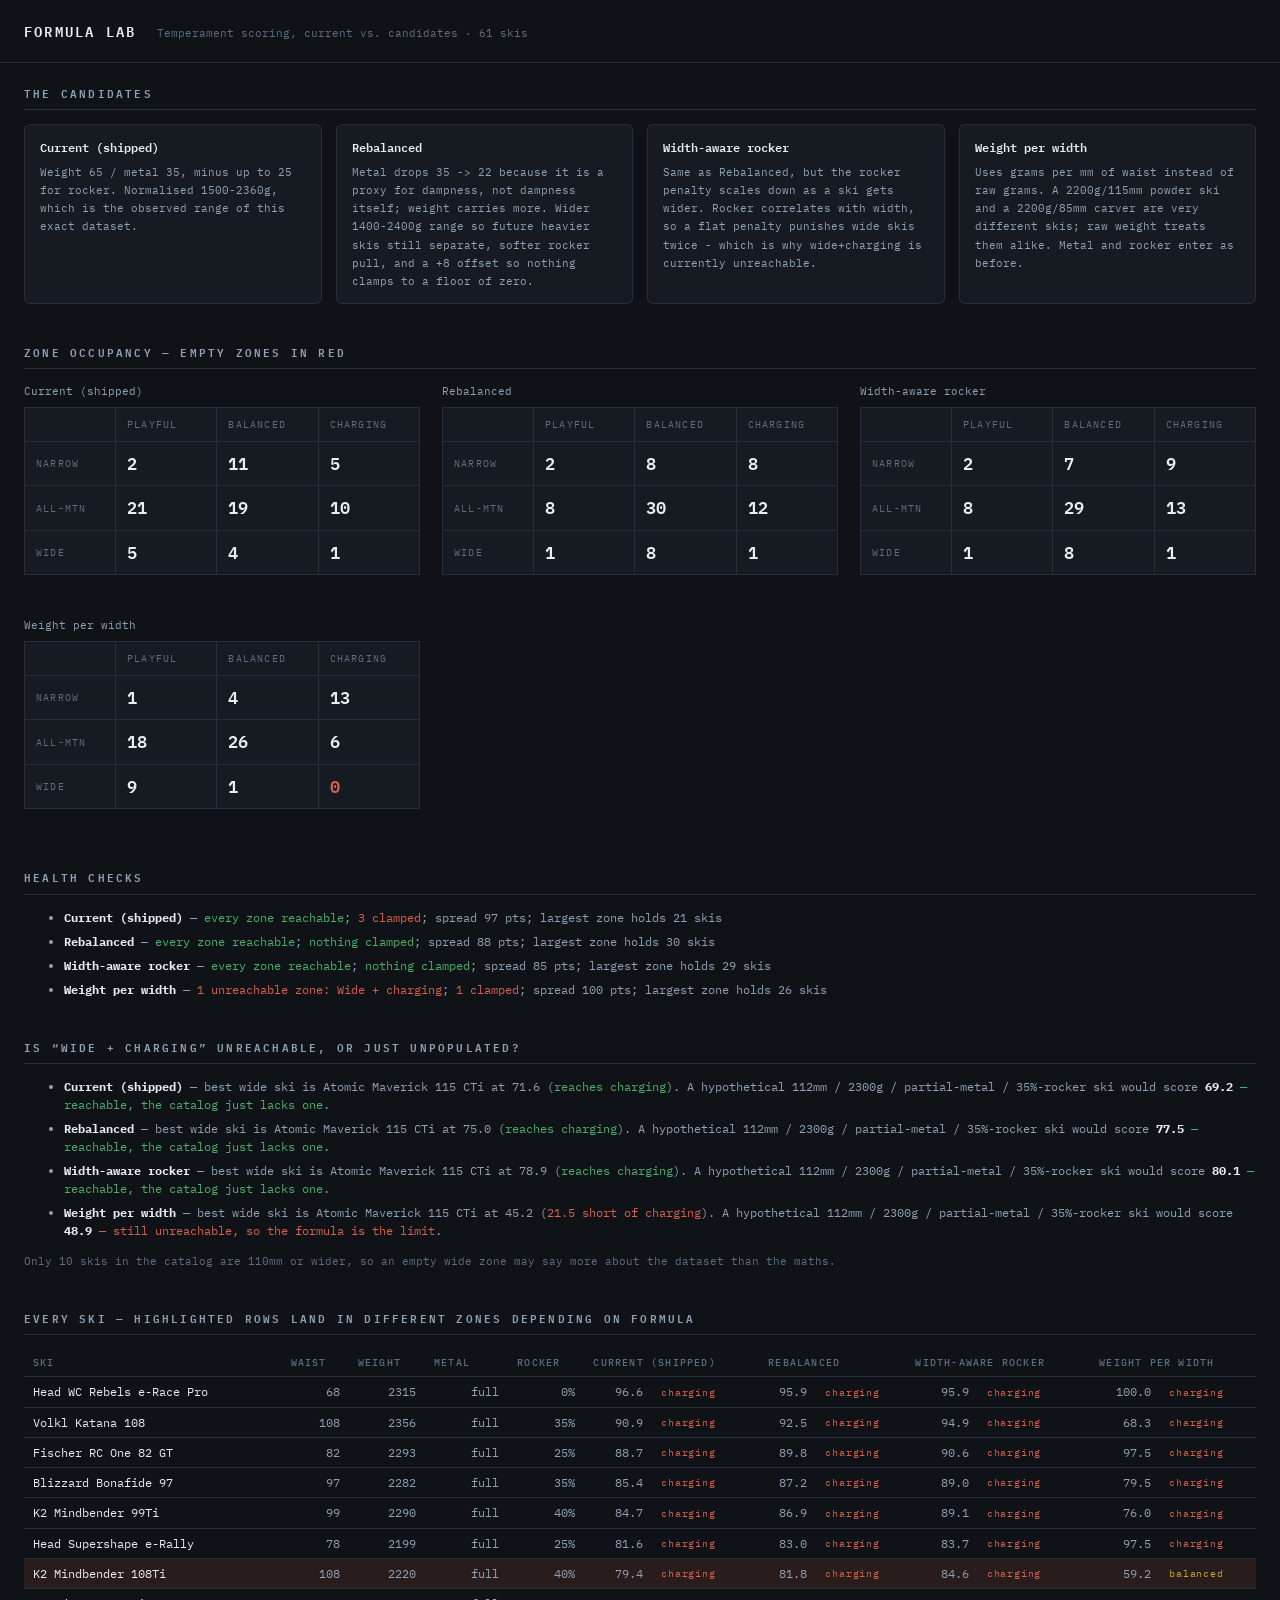
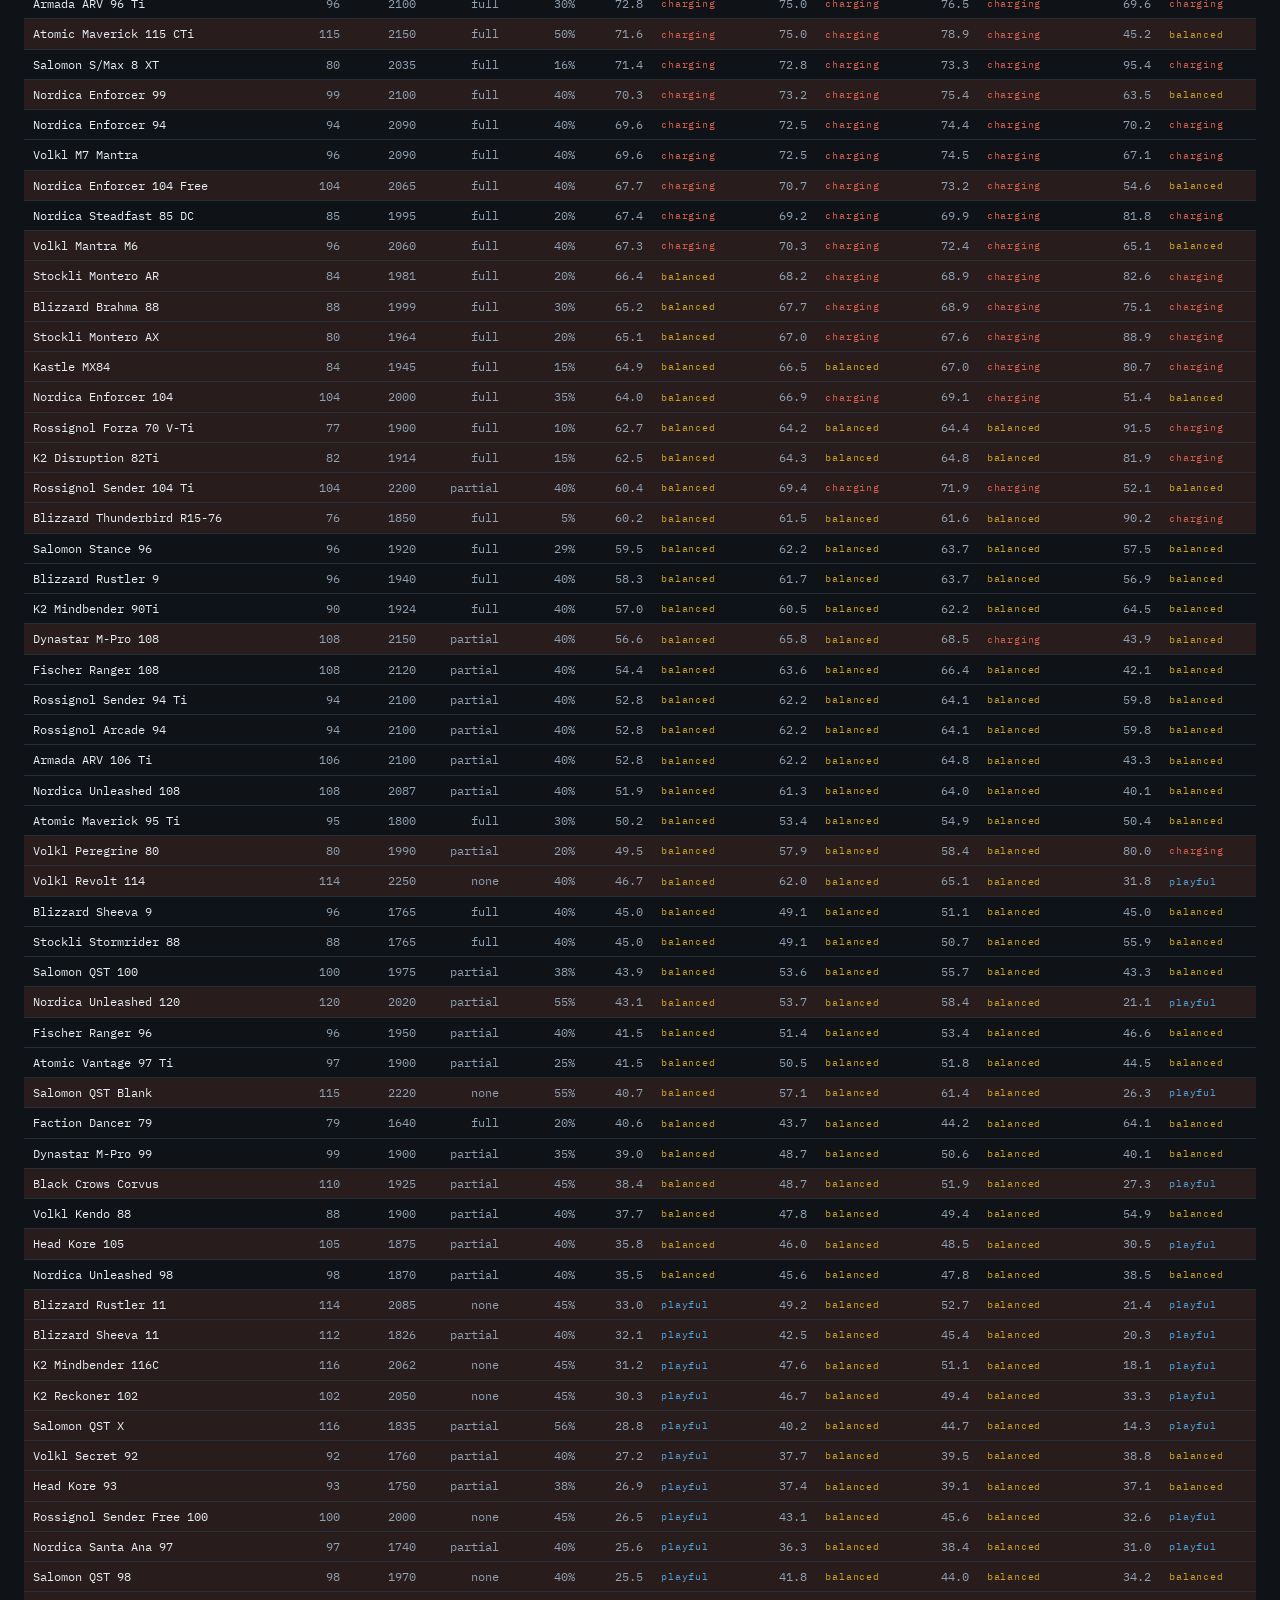
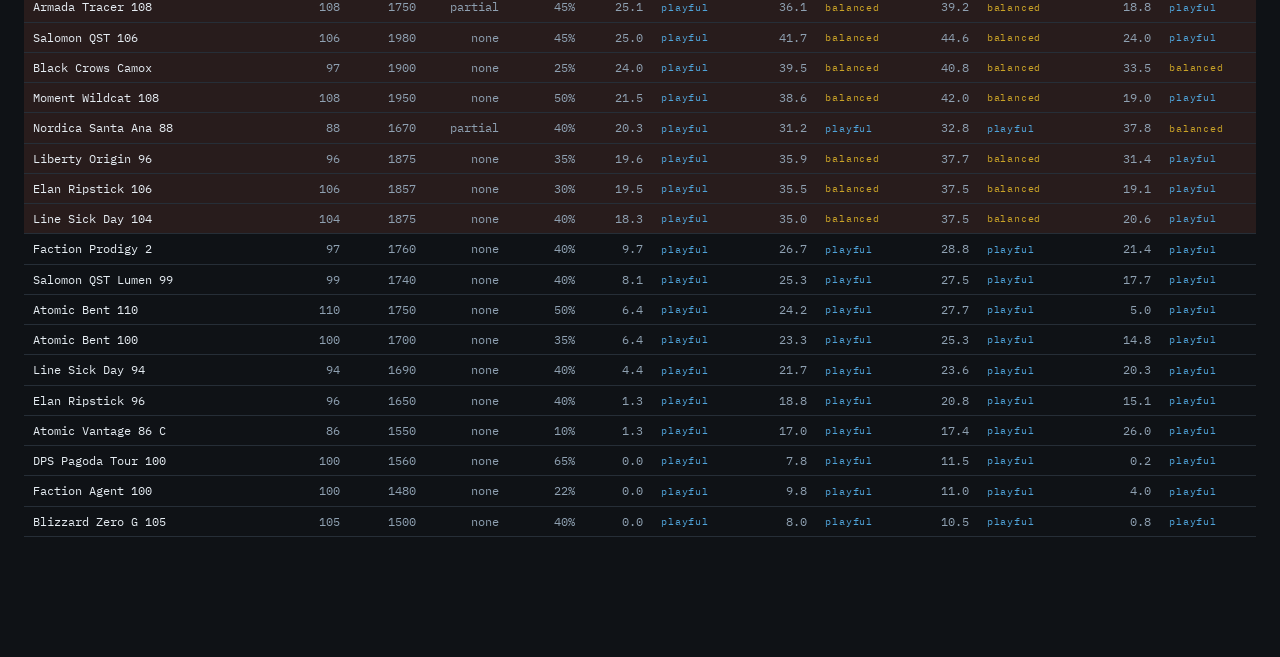
<file: tools/formula-lab.html>
<!DOCTYPE html>
<html lang="en">
<head>
<meta charset="UTF-8" />
<meta name="viewport" content="width=device-width, initial-scale=1" />
<title>Formula lab — Quiver Gap Finder</title>
<link href="https://fonts.googleapis.com/css2?family=IBM+Plex+Mono:wght@400;500;600&display=swap" rel="stylesheet" />
<style>
  :root {
    --bg: #0F1216; --panel: #161B21; --line: #262E37;
    --ink: #E6EDF3; --dim: #8FA1B2; --faint: #5D6E7E;
    --playful: #4FA3D9; --balanced: #C9A227; --charging: #D9614F;
    --good: #4CAF6E; --bad: #D9614F;
  }
  * { box-sizing: border-box; }
  body {
    margin: 0; background: var(--bg); color: var(--ink);
    font: 13px/1.5 "IBM Plex Mono", ui-monospace, monospace;
  }
  header {
    padding: 20px 24px; border-bottom: 1px solid var(--line);
    display: flex; align-items: baseline; gap: 20px; flex-wrap: wrap;
  }
  h1 { font-size: 14px; font-weight: 600; letter-spacing: .16em; text-transform: uppercase; margin: 0; }
  .hint { color: var(--faint); font-size: 11px; }
  .wrap { padding: 22px 24px 80px; max-width: 1500px; }
  section { margin-bottom: 40px; }
  h2 {
    font-size: 11px; font-weight: 600; letter-spacing: .2em; text-transform: uppercase;
    color: var(--dim); margin: 0 0 14px; padding-bottom: 8px; border-bottom: 1px solid var(--line);
  }
  .notes { display: grid; grid-template-columns: repeat(auto-fit, minmax(280px, 1fr)); gap: 14px; margin-bottom: 8px; }
  .note { background: var(--panel); border: 1px solid var(--line); border-radius: 6px; padding: 13px 15px; }
  .note h3 { margin: 0 0 7px; font-size: 12px; font-weight: 600; }
  .note p { margin: 0; font-size: 11px; line-height: 1.65; color: var(--dim); }
  table { border-collapse: collapse; width: 100%; font-size: 11.5px; }
  th, td { text-align: left; padding: 6px 9px; border-bottom: 1px solid var(--line); white-space: nowrap; }
  th { color: var(--faint); font-weight: 500; font-size: 10px; letter-spacing: .12em; text-transform: uppercase; position: sticky; top: 0; background: var(--bg); }
  td.name { white-space: normal; min-width: 190px; }
  td.num { text-align: right; font-variant-numeric: tabular-nums; color: var(--dim); }
  .zone { font-size: 10px; letter-spacing: .08em; }
  .playful { color: var(--playful); } .balanced { color: var(--balanced); } .charging { color: var(--charging); }
  .moved { background: rgba(217,97,79,.12); }
  .grid9 { display: grid; grid-template-columns: 90px repeat(3, 1fr); gap: 1px; background: var(--line); border: 1px solid var(--line); }
  .grid9 > div { background: var(--panel); padding: 9px 11px; font-size: 11px; }
  .grid9 .hd { color: var(--faint); font-size: 10px; letter-spacing: .12em; text-transform: uppercase; }
  .cnt { font-size: 17px; font-weight: 600; }
  .empty { color: var(--bad); }
  .flags li { margin-bottom: 6px; font-size: 12px; color: var(--dim); }
  .flags strong { color: var(--ink); }
  .ok { color: var(--good); }
</style>
</head>
<body>
<header>
  <h1>Formula lab</h1>
  <span class="hint">Temperament scoring, current vs. candidates &middot; 61 skis</span>
</header>
<div class="wrap" id="out">Loading…</div>

<script src="formulas.js"></script>
<script>
const $ = (h) => { const d = document.createElement("div"); d.innerHTML = h.trim(); return d.firstChild; };
const esc = (s) => String(s).replace(/[&<>]/g, c => ({ "&": "&amp;", "<": "&lt;", ">": "&gt;" }[c]));

fetch("../data/skis.json").then(r => r.json()).then(({ skis }) => {
  const out = document.getElementById("out");
  out.innerHTML = "";

  /* ---- what each formula is trying to fix ---- */
  const notes = FORMULAS.map(f =>
    `<div class="note"><h3>${esc(f.name)}</h3><p>${esc(f.note)}</p></div>`).join("");
  out.appendChild($(`<section><h2>The candidates</h2><div class="notes">${notes}</div></section>`));

  /* ---- zone occupancy: the headline test ---- */
  const tally = (f) => {
    const g = {};
    skis.forEach(s => {
      const k = waistBucket(s).key + "|" + feelBucket(f.score(s)).key;
      g[k] = (g[k] || 0) + 1;
    });
    return g;
  };
  let gridHtml = "";
  FORMULAS.forEach(f => {
    const g = tally(f);
    let rows = `<div class="hd"></div>` +
      FEEL_BUCKETS.map(b => `<div class="hd">${b.label}</div>`).join("");
    WAIST_BUCKETS.forEach(w => {
      rows += `<div class="hd" style="display:flex;align-items:center">${w.label}</div>`;
      FEEL_BUCKETS.forEach(b => {
        const n = g[w.key + "|" + b.key] || 0;
        rows += `<div><span class="cnt ${n === 0 ? "empty" : ""}">${n}</span></div>`;
      });
    });
    gridHtml += `<div style="margin-bottom:20px">
      <p style="font-size:11px;color:var(--dim);margin:0 0 7px">${esc(f.name)}</p>
      <div class="grid9">${rows}</div></div>`;
  });
  out.appendChild($(`<section><h2>Zone occupancy — empty zones in red</h2>
    <div style="display:grid;grid-template-columns:repeat(auto-fit,minmax(330px,1fr));gap:22px">${gridHtml}</div></section>`));

  /* ---- automatic health checks ---- */
  const flags = FORMULAS.map(f => {
    const vals = skis.map(s => f.score(s));
    const g = tally(f);
    const emptyZones = [];
    WAIST_BUCKETS.forEach(w => FEEL_BUCKETS.forEach(b => {
      if (!g[w.key + "|" + b.key]) emptyZones.push(w.label + " + " + b.label);
    }));
    const atFloor = vals.filter(v => v <= 0.01).length;
    const atCeil = vals.filter(v => v >= 99.99).length;
    const spread = Math.max(...vals) - Math.min(...vals);
    const biggest = Math.max(...Object.values(g));
    return `<li><strong>${esc(f.name)}</strong> —
      ${emptyZones.length ? `<span class="empty">${emptyZones.length} unreachable zone${emptyZones.length > 1 ? "s" : ""}: ${esc(emptyZones.join(", "))}</span>` : `<span class="ok">every zone reachable</span>`};
      ${atFloor + atCeil ? `<span class="empty">${atFloor + atCeil} clamped</span>` : `<span class="ok">nothing clamped</span>`};
      spread ${spread.toFixed(0)} pts; largest zone holds ${biggest} skis</li>`;
  }).join("");
  out.appendChild($(`<section><h2>Health checks</h2><ul class="flags">${flags}</ul></section>`));

  /* ---- is an empty zone the formula's fault, or the catalog's? ----
     An unreachable zone matters very differently depending on whether
     no ski *could* land there, or simply no ski in this catalog does.  */
  const probe = FORMULAS.map(f => {
    // strongest candidate the catalog has for wide+charging
    const wides = skis.filter(s => s.waist_width_mm >= 110)
      .map(s => ({ s, v: f.score(s) })).sort((a, b) => b.v - a.v);
    if (!wides.length) return "";
    const best = wides[0];
    const gap = (66.67 - best.v);
    // what a plausible wide charger would score: 2300g, partial metal, 35% rocker, 112mm
    const hypo = f.score({ weight_g: 2300, metal_content: "partial", rocker_percent: 35, waist_width_mm: 112 });
    return `<li><strong>${esc(f.name)}</strong> — best wide ski is
      ${esc(best.s.name)} at ${best.v.toFixed(1)}
      ${gap > 0 ? `(<span class="empty">${gap.toFixed(1)} short of charging</span>)` : `(<span class="ok">reaches charging</span>)`}.
      A hypothetical 112mm / 2300g / partial-metal / 35%-rocker ski would score
      <strong>${hypo.toFixed(1)}</strong> ${hypo >= 66.67 ? `<span class="ok">— reachable, the catalog just lacks one</span>` : `<span class="empty">— still unreachable, so the formula is the limit</span>`}.</li>`;
  }).join("");
  out.appendChild($(`<section><h2>Is “wide + charging” unreachable, or just unpopulated?</h2>
    <ul class="flags">${probe}</ul>
    <p class="hint" style="margin-top:10px">Only ${skis.filter(s => s.waist_width_mm >= 110).length} skis in the catalog are 110mm or wider,
    so an empty wide zone may say more about the dataset than the maths.</p></section>`));

  /* ---- every ski, every formula, sorted by current score ---- */
  const rows = skis
    .map(s => ({ s, scores: FORMULAS.map(f => f.score(s)) }))
    .sort((a, b) => b.scores[0] - a.scores[0])
    .map(({ s, scores }) => {
      const zones = scores.map(v => feelBucket(v));
      const moved = zones.some(z => z.key !== zones[0].key);
      const cells = scores.map((v, i) =>
        `<td class="num">${v.toFixed(1)}</td>
         <td class="zone ${zones[i].key}">${zones[i].label}</td>`).join("");
      return `<tr class="${moved ? "moved" : ""}">
        <td class="name">${esc(s.name)}</td>
        <td class="num">${s.waist_width_mm}</td>
        <td class="num">${s.weight_g}</td>
        <td class="num">${esc(s.metal_content)}</td>
        <td class="num">${rocker(s)}%</td>
        ${cells}</tr>`;
    }).join("");
  const heads = FORMULAS.map(f => `<th colspan="2">${esc(f.name)}</th>`).join("");
  out.appendChild($(`<section><h2>Every ski — highlighted rows land in different zones depending on formula</h2>
    <div style="overflow-x:auto"><table>
      <thead><tr><th>Ski</th><th>Waist</th><th>Weight</th><th>Metal</th><th>Rocker</th>${heads}</tr></thead>
      <tbody>${rows}</tbody></table></div></section>`));
});
</script>
</body>
</html>
</file>
<file: style.css>
/* ===================================================================
   Direction 07 — "Editorial"
   Full-bleed powder photograph, charcoal serif type sitting directly
   on the snow. No scrim: white on bright snow measures 1.12:1, while
   charcoal measures 13.6:1 on the same pixels (see IMAGES.md), so the
   snow is treated as the page ground rather than an obstacle.
   =================================================================== */

:root {
  --ink: #101A22;          /* 13.6:1 on this photo's snow */
  --ink-soft: #2E4152;     /* 9.4:1 — captions, nav, labels */
  --ink-faint: #5B7086;
  --paper: #F4F7FA;
  --paper-raised: #FFFFFF;
  --line: rgba(16, 26, 34, 0.16);
  --accent: #C1372B;       /* drawn from the skier's jacket, used sparingly */

  --serif: "Cormorant Garamond", Georgia, serif;
  --mono: "IBM Plex Mono", ui-monospace, SFMono-Regular, Menlo, monospace;
  --ease: cubic-bezier(0.16, 1, 0.3, 1);

  --hero: url("assets/hero.jpg");

  /* Coverage map status colors: reserved-meaning tokens (see
     DESIGN.md "The Reference Palette Rule") - kept at their exact hex
     because they trace to an external dataviz reference palette, not
     to this page's own ink/paper palette, so they don't get
     re-harmonized to match it. */
  --status-good: #0ca30c;
  --status-good-bg: rgba(12, 163, 12, 0.12);
  --status-warning: #b8860b;
  --status-warning-bg: rgba(184, 134, 11, 0.14);
  --status-critical: #C1372B;
  --status-critical-bg: rgba(193, 55, 43, 0.1);

  --chart-accent: #2E4152;
  --chart-accent-fill: rgba(46, 65, 82, 0.12);
  --chart-accent-stroke: rgba(46, 65, 82, 0.4);
  --chart-gridline: rgba(16, 26, 34, 0.1);
  --chart-muted: var(--ink-faint);

  --chart-suggestion: #C1372B;
  --chart-suggestion-fill: rgba(193, 55, 43, 0.12);
  --chart-suggestion-stroke: rgba(193, 55, 43, 0.4);

  --tooltip-divider: rgba(255, 255, 255, 0.15);
}

* { box-sizing: border-box; }
html { -webkit-text-size-adjust: 100%; }

body {
  margin: 0;
  background: var(--paper);
  color: var(--ink);
  font-family: var(--mono);
}

::selection { background: var(--ink); color: var(--paper); }
:focus-visible { outline: 2px solid var(--ink); outline-offset: 3px; border-radius: 2px; }
* { scrollbar-width: thin; scrollbar-color: rgba(16,26,34,0.3) transparent; }
*::-webkit-scrollbar { width: 9px; height: 9px; }
*::-webkit-scrollbar-thumb {
  background: rgba(16,26,34,0.28); border-radius: 99px;
  border: 2px solid transparent; background-clip: content-box;
}
*::-webkit-scrollbar-thumb:hover { background: rgba(16,26,34,0.48); background-clip: content-box; }

/* ---------- hero ---------- */

html {
  /* anchor jumps glide instead of teleporting */
  scroll-behavior: smooth;
}
@media (prefers-reduced-motion: reduce) { html { scroll-behavior: auto; } }

.hero {
  position: relative;
  min-height: 100svh;
  display: flex;
  flex-direction: column;
  overflow: hidden;
}

/* The hero used to stop dead against flat paper, which is what made
   the first scroll feel like a jolt. This dissolves the photograph
   into the page colour over the last slice of the hero, so the snow
   runs out rather than being cut off. */
.hero::after {
  content: "";
  position: absolute; z-index: 1;
  left: 0; right: 0; bottom: 0;
  height: clamp(90px, 16vh, 190px);
  background: linear-gradient(to bottom, rgba(244,247,250,0) 0%, var(--paper) 100%);
  pointer-events: none;
}

/* The skier sits centre-right in the source frame and a `cover` crop
   cannot reliably push a subject out of the way — narrowing the
   viewport drags it back toward centre. So the type moves instead:
   the copy column sits LEFT, and the crop is anchored left too, which
   keeps the figure out at the right edge with untouched snow between.
   The composition then holds at every width rather than being tuned
   for one. */
.hero-photo {
  position: absolute; inset: 0;
  background-image: var(--hero);
  background-size: cover;
  background-position: 18% 52%;
}

.nav {
  position: relative; z-index: 2;
  display: flex; align-items: center; justify-content: space-between;
  gap: 1.5rem;
  padding: clamp(1.4rem, 3vw, 2.2rem) clamp(1.3rem, 4vw, 3.2rem);
}
.brand {
  font-family: var(--mono);
  font-size: 0.6875rem; font-weight: 500;
  letter-spacing: 0.2em; text-transform: uppercase;
  color: var(--ink); text-decoration: none;
}
.nav nav { display: flex; gap: clamp(1.1rem, 2.4vw, 1.8rem); }
.nav nav a {
  font-size: 0.625rem; letter-spacing: 0.18em; text-transform: uppercase;
  color: var(--ink-soft); text-decoration: none;
  transition: color 0.25s var(--ease);
}
.nav nav a:hover { color: var(--ink); }

/* Centred within the hero, but the block is capped so that on a very
   tall viewport the copy does not float to the middle of an otherwise
   empty field — it settles just above centre and the photograph keeps
   the rest. */
.copy {
  position: relative; z-index: 2;
  flex: 1;
  display: flex; flex-direction: column; justify-content: center;
  padding: 0 clamp(1.3rem, 4vw, 3.2rem) clamp(3rem, 8vh, 5rem);
  max-width: min(560px, 54%);
}
@media (min-height: 900px) {
  /* Nudge the block below centre on a tall viewport instead of pinning
     it to the bottom — flex-end plus a large pad overflowed the hero. */
  .copy { justify-content: center; padding-top: clamp(2rem, 12vh, 9rem); }
}

/* Slender serif mixing upright and italic within one line, which is
   the single move that makes this read editorial rather than corporate. */
.copy h1 {
  font-family: var(--serif);
  font-weight: 300;
  font-size: clamp(2.9rem, 6.4vw, 5.6rem);
  line-height: 1.02;
  letter-spacing: 0.004em;
  margin: 0;
  color: var(--ink);
}
.copy h1 em { font-style: italic; font-weight: 400; }

.sub {
  font-family: var(--mono);
  font-size: 0.625rem; font-weight: 500;
  letter-spacing: 0.24em; text-transform: uppercase;
  color: var(--ink-soft);
  margin: clamp(1.1rem, 2.4vh, 1.6rem) 0 0;
}

/* ---------- search ---------- */

.search-module { margin-top: clamp(1.6rem, 3.4vh, 2.4rem); width: min(420px, 100%); }

.field {
  display: flex; align-items: center; gap: 0.7rem;
  padding: 0 0.4rem 0 1rem;
  background: rgba(255, 255, 255, 0.9);
  backdrop-filter: blur(10px) saturate(120%);
  -webkit-backdrop-filter: blur(10px) saturate(120%);
  border: 1px solid var(--line);
  border-radius: 100px;
  transition: border-color 0.3s var(--ease), box-shadow 0.3s var(--ease);
}
.field:focus-within {
  border-color: var(--ink);
  box-shadow: 0 0 0 3px rgba(16, 26, 34, 0.1);
}
.field-icon { color: var(--ink-faint); flex: none; }
.field:focus-within .field-icon { color: var(--ink); }

#ski-search {
  flex: 1; min-width: 0;
  border: none; background: none; outline: none;
  font-family: var(--mono); font-size: 0.875rem;
  color: var(--ink);
  caret-color: var(--accent);
  padding: 0.9rem 0.4rem 0.9rem 0;
}
#ski-search::placeholder { color: rgba(16, 26, 34, 0.62); }

.results {
  list-style: none; margin: 0.5rem 0 0; padding: 0.3rem;
  max-height: 210px; overflow-y: auto;
  background: rgba(255, 255, 255, 0.96);
  backdrop-filter: blur(14px);
  -webkit-backdrop-filter: blur(14px);
  border: 1px solid var(--line);
  border-radius: 14px;
  box-shadow: 0 18px 40px -18px rgba(16, 26, 34, 0.38);
}
.results li {
  display: flex; align-items: baseline; justify-content: space-between; gap: 0.9rem;
  padding: 0.55rem 0.7rem;
  border-radius: 9px;
  cursor: pointer;
  font-size: 0.78rem;
  transition: background 0.16s var(--ease);
}
.results li:hover, .results li[data-active="true"] { background: rgba(16, 26, 34, 0.07); }
.results li .spec { font-size: 0.6875rem; letter-spacing: 0.08em; color: var(--ink-faint); white-space: nowrap; }
.results li.empty { cursor: default; color: var(--ink-faint); }
.results li.empty:hover { background: none; }

.quiver { list-style: none; display: flex; flex-wrap: wrap; gap: 0.4rem; margin: 0; padding: 0; }
.quiver:not(:empty) { margin-top: 0.75rem; }
.quiver li {
  display: inline-flex; align-items: center; gap: 0.4rem;
  padding: 0.3rem 0.3rem 0.3rem 0.75rem;
  background: var(--ink); color: var(--paper);
  border-radius: 100px;
  font-size: 0.6875rem; letter-spacing: 0.04em;
  animation: rise 0.4s var(--ease) both;
}
@keyframes rise { from { opacity: 0; transform: translateY(5px); } }
.quiver button {
  width: 21px; height: 21px; flex: none;
  display: inline-grid; place-items: center;
  border: none; border-radius: 50%; cursor: pointer;
  background: rgba(244, 247, 250, 0.24); color: var(--paper);
  transition: background 0.2s var(--ease), color 0.2s var(--ease);
}
.quiver button:hover { background: var(--paper); color: var(--ink); }

.quiver .length-picker {
  font-family: var(--mono);
  font-size: 0.625rem;
  color: var(--paper);
  background: rgba(244, 247, 250, 0.16);
  border: none;
  border-radius: 100px;
  padding: 0.15rem 0.35rem;
  flex-shrink: 0;
}
.quiver .length-picker option { color: var(--ink); }

/* The one primary action in the hero, so it's solid-filled (var(--ink))
   rather than the outlined/frosted treatment everything else in the
   search module uses - it needs to read as "the next step," not
   another passive control next to the search field. Disabled until
   there's at least one ski to search on (see renderQuiver in app.js). */
.search-btn {
  display: block;
  margin-top: 0.85rem;
  padding: 0.75rem 1.4rem;
  background: var(--ink); color: var(--paper);
  border: none; border-radius: 100px;
  font-family: var(--mono);
  font-size: 0.6875rem; font-weight: 500;
  letter-spacing: 0.1em; text-transform: uppercase;
  cursor: pointer;
  transition: opacity 0.25s var(--ease), transform 0.15s var(--ease);
}
.search-btn:hover:not(:disabled) { opacity: 0.85; }
.search-btn:active:not(:disabled) { transform: scale(0.98); }
.search-btn:disabled { opacity: 0.3; cursor: default; }

.readout {
  font-family: var(--mono);
  font-size: 0.625rem; letter-spacing: 0.12em; text-transform: uppercase;
  color: var(--ink-soft);
  margin: 0.95rem 0 0;
  line-height: 1.7;
}
.readout .gap { color: var(--accent); font-weight: 500; }

/* ---------- scroll cue ---------- */

/* Fixed to the viewport, not the hero, so it sits where the reader
   actually is — and fades out once they have taken the hint. */
.scroll-cue {
  position: fixed; z-index: 4;
  left: clamp(1.3rem, 4vw, 3.2rem);
  bottom: 0;
  display: flex; flex-direction: column; align-items: center; gap: 0.85rem;
  transition: opacity 0.5s var(--ease);
}
.scroll-cue[data-hidden="true"] { opacity: 0; pointer-events: none; }
.scroll-cue span {
  font-size: 0.5625rem; letter-spacing: 0.24em; text-transform: uppercase;
  color: var(--ink-soft);
  writing-mode: vertical-rl;
}
.scroll-cue::after {
  content: "";
  width: 1px; height: clamp(38px, 7vh, 62px);
  background: linear-gradient(to bottom, var(--ink-soft), transparent);
}

/* ---------- coverage map ----------
   Styling for the class contract coverage-map.js's render functions
   emit (.coverage-map, .ski-mark, .chart-tooltip, ...), values in this
   page's ink/paper/serif language. Sits in its own section directly
   under the hero (see index.html); reveals behind the "See my
   coverage" button, then updates live for any change after that. */

.map-section {
  background: var(--paper);
  padding: clamp(3rem, 8vh, 5rem) clamp(1.3rem, 4vw, 3.2rem) clamp(2.5rem, 6vh, 4rem);
  border-top: 1px solid var(--line);
}
.map-section-inner { max-width: 1080px; margin: 0 auto; }

.map-section h2 {
  font-family: var(--serif);
  font-weight: 300;
  font-size: clamp(1.8rem, 3.4vw, 2.6rem);
  line-height: 1.08;
  margin: 0 0 clamp(1.4rem, 3vh, 2rem);
  color: var(--ink);
}

.card-header {
  display: flex;
  align-items: center;
  justify-content: space-between;
  gap: 0.75rem;
  flex-wrap: wrap;
  margin-bottom: 0.6rem;
}
.card-header h3 {
  font-family: var(--mono);
  font-size: 0.625rem;
  font-weight: 500;
  letter-spacing: 0.2em;
  text-transform: uppercase;
  color: var(--ink-soft);
  margin: 0;
}

.table-toggle-btn {
  background: none;
  border: 1px solid var(--line);
  color: var(--ink-soft);
  font-family: var(--mono);
  font-size: 0.625rem;
  letter-spacing: 0.08em;
  text-transform: uppercase;
  padding: 0.4rem 0.8rem;
  border-radius: 100px;
  cursor: pointer;
  transition: border-color 0.25s var(--ease), color 0.25s var(--ease);
}
.table-toggle-btn:hover { border-color: var(--ink); color: var(--ink); }

.info-btn {
  display: inline-flex;
  align-items: center;
  justify-content: center;
  width: 18px; height: 18px;
  margin-left: 0.4rem;
  border: 1px solid var(--line);
  border-radius: 50%;
  background: none;
  color: var(--ink-faint);
  font-size: 0.65rem;
  line-height: 1;
  padding: 0;
  cursor: pointer;
  vertical-align: middle;
}
.info-btn:hover,
.info-btn[aria-pressed="true"] { border-color: var(--ink); color: var(--ink); }

.map-caption {
  margin: 0 0 1rem;
  font-family: var(--mono);
  font-size: 0.75rem;
  line-height: 1.6;
  color: var(--ink-soft);
  max-width: 62ch;
}
.map-caption .gap { color: var(--accent); }

.map-info-panel {
  margin: 0 0 1rem;
  padding: 0.75rem 1rem;
  background: var(--paper-raised);
  border: 1px solid var(--line);
  border-radius: 4px;
  font-family: var(--mono);
  font-size: 0.7rem;
  line-height: 1.6;
  color: var(--ink-soft);
}
.map-info-panel p { margin: 0.3rem 0; }
.map-info-panel p:first-child { margin-top: 0; }
.map-info-panel p:last-child { margin-bottom: 0; }
.map-info-panel strong { color: var(--ink); }
.map-info-panel--table { margin-bottom: 1rem; }

.chart-wrap { width: 100%; }

.coverage-map { width: 100%; height: auto; display: block; overflow: visible; }

.map-plot-border { fill: none; stroke: var(--line); stroke-width: 1; }
.map-gridline { stroke: var(--chart-gridline); stroke-width: 1; }
.map-axis-label { fill: var(--chart-muted); font-family: var(--mono); font-size: 10px; letter-spacing: 0.02em; }
.map-axis-label-y { font-size: 9.5px; }

.ski-region { fill: var(--chart-accent-fill); stroke: var(--chart-accent-stroke); stroke-width: 1; }
.ski-dot { fill: var(--chart-accent); stroke: var(--paper); stroke-width: 2; }
.ski-hit { fill: transparent; }
.ski-mark-label { fill: var(--ink); font-family: var(--mono); font-size: 10px; }
.ski-mark { cursor: pointer; outline: none; }
.ski-mark:hover .ski-dot,
.ski-mark:focus-visible .ski-dot { r: 7; }
.ski-mark:hover .ski-region,
.ski-mark:focus-visible .ski-region { stroke-width: 2; }
.ski-mark:focus-visible .ski-hit { stroke: var(--ink); stroke-width: 2; fill: none; }

.ski-mark--suggestion .ski-region { fill: var(--chart-suggestion-fill); stroke: var(--chart-suggestion-stroke); }
.ski-mark--suggestion .ski-dot { fill: var(--chart-suggestion); }

.chart-table-wrap { overflow-x: auto; }
.chart-table { border-collapse: collapse; width: 100%; font-family: var(--mono); font-size: 0.75rem; }
.chart-table th,
.chart-table td { border: 1px solid var(--line); padding: 0.55rem 0.7rem; text-align: left; }
.chart-table th {
  font-size: 0.625rem; letter-spacing: 0.08em; text-transform: uppercase;
  color: var(--ink-faint); font-weight: 500;
}
.count-badge {
  display: inline-block;
  margin-left: 0.4rem;
  padding: 0.1rem 0.45rem;
  font-size: 0.5625rem; letter-spacing: 0.06em; text-transform: uppercase;
  border-radius: 100px;
  background: var(--chart-suggestion-fill);
  color: var(--chart-suggestion);
}

/* Temperament gauge - word + position widget, identical markup in the
   table view and the tooltip. currentColor/inherit for text so it
   reads correctly on the tooltip's inverted background too. */
.temperament-gauge { display: flex; flex-direction: column; gap: 0.3rem; min-width: 108px; }
.temperament-gauge-track { position: relative; height: 4px; border-radius: 100px; background: var(--line); }
.temperament-gauge-divider { position: absolute; top: -2px; bottom: -2px; width: 1px; background: var(--chart-muted); opacity: 0.6; }
.temperament-gauge-dot {
  position: absolute; top: 50%; width: 8px; height: 8px;
  transform: translate(-50%, -50%);
  border-radius: 50%;
  background: var(--chart-accent);
  border: 2px solid var(--paper);
}
.temperament-gauge-caption {
  display: flex; align-items: baseline; gap: 0.35rem;
  font-family: var(--mono); font-size: 0.6875rem;
}
.temperament-gauge-value { color: inherit; opacity: 0.6; font-size: 0.625rem; }

/* "What if I added this" - reuses .search-wrap/.search-results/
   .quiver-chip/.quiver-list styling from the hero search where the
   markup matches; the rest is defined here since the map section has
   no equivalent of those classes yet. */
.candidate-picker {
  margin-top: 1.5rem;
  padding-top: 1.25rem;
  border-top: 1px solid var(--line);
}
.candidate-picker h4 {
  font-family: var(--serif);
  font-weight: 400;
  font-size: 1.05rem;
  margin: 0 0 0.4rem;
  color: var(--ink);
}
.candidate-picker .search-wrap { position: relative; max-width: 420px; }
.candidate-picker .search-input {
  width: 100%;
  font-family: var(--mono);
  font-size: 0.8rem;
  color: var(--ink);
  background: var(--paper-raised);
  border: 1px solid var(--line);
  border-radius: 100px;
  padding: 0.7rem 1rem;
}
.candidate-picker .search-input:focus {
  outline: none;
  border-color: var(--ink);
  box-shadow: 0 0 0 3px rgba(16, 26, 34, 0.1);
}
.candidate-picker .search-input:disabled { opacity: 0.6; cursor: not-allowed; }
.candidate-picker .search-results {
  list-style: none;
  position: absolute;
  z-index: 3;
  left: 0; right: 0; top: calc(100% + 0.4rem);
  margin: 0; padding: 0.3rem;
  max-height: 220px; overflow-y: auto;
  background: var(--paper-raised);
  border: 1px solid var(--line);
  border-radius: 12px;
  box-shadow: 0 14px 32px -16px rgba(16, 26, 34, 0.3);
}
.candidate-picker .search-results li {
  display: flex; align-items: baseline; justify-content: space-between; gap: 0.8rem;
  padding: 0.5rem 0.65rem;
  border-radius: 8px;
  cursor: pointer;
  font-family: var(--mono);
  font-size: 0.75rem;
}
.candidate-picker .search-results li:hover { background: rgba(16, 26, 34, 0.06); }
.candidate-picker .search-results li .ski-spec { color: var(--ink-faint); font-size: 0.7rem; }
.candidate-picker .search-results li.no-match { cursor: default; color: var(--ink-faint); }
.candidate-picker .search-results li.no-match:hover { background: none; }
.candidate-picker .quiver-list {
  list-style: none; display: flex; flex-wrap: wrap; gap: 0.4rem;
  margin: 0.85rem 0 0; padding: 0;
}
.candidate-picker .quiver-chip {
  display: inline-flex; align-items: center; gap: 0.4rem;
  padding: 0.3rem 0.3rem 0.3rem 0.75rem;
  background: var(--chart-suggestion-fill);
  color: var(--chart-suggestion);
  border-radius: 100px;
  font-family: var(--mono); font-size: 0.6875rem; letter-spacing: 0.02em;
}
.candidate-picker .quiver-chip button {
  width: 19px; height: 19px; flex: none;
  display: inline-grid; place-items: center;
  border: none; border-radius: 50%; cursor: pointer;
  background: rgba(193, 55, 43, 0.16); color: var(--chart-suggestion);
  transition: background 0.2s var(--ease);
}
.candidate-picker .quiver-chip button:hover { background: var(--chart-suggestion); color: var(--paper); }
.candidate-picker .length-picker {
  font-family: var(--mono);
  font-size: 0.625rem;
  color: var(--chart-suggestion);
  background: rgba(193, 55, 43, 0.1);
  border: none;
  border-radius: 100px;
  padding: 0.15rem 0.35rem;
  flex-shrink: 0;
}
.candidate-picker .length-picker option { color: var(--ink); }

.visually-hidden {
  position: absolute; width: 1px; height: 1px;
  padding: 0; margin: -1px; overflow: hidden;
  clip: rect(0, 0, 0, 0); white-space: nowrap; border: 0;
}

/* Tooltip - inverted relative to the page (dark bg / light text),
   positioned in JS (see coverage-map.js positionTooltip). */
.chart-tooltip {
  position: fixed; z-index: 20;
  max-width: 240px;
  padding: 0.85rem 1rem;
  background: var(--ink);
  color: var(--paper);
  border-radius: 10px;
  font-family: var(--mono);
  box-shadow: 0 18px 40px -16px rgba(16, 26, 34, 0.5);
  pointer-events: none;
}
.tooltip-title { font-family: var(--serif); font-size: 1.05rem; font-weight: 400; color: var(--paper); }
.tooltip-year { font-size: 0.65rem; letter-spacing: 0.04em; color: rgba(244, 247, 250, 0.6); margin: 0.15rem 0 0.7rem; }
.tooltip-spec-grid { display: flex; flex-direction: column; gap: 0.3rem; margin-bottom: 0.7rem; padding-bottom: 0.7rem; border-bottom: 1px solid var(--tooltip-divider); }
.tooltip-spec-row { display: flex; align-items: baseline; justify-content: space-between; gap: 1rem; font-size: 0.6875rem; }
.tooltip-spec-label { color: rgba(244, 247, 250, 0.55); }
.tooltip-spec-value { color: var(--paper); }
.tooltip-gauge-wrap .temperament-gauge-track { background: rgba(244, 247, 250, 0.2); }
.tooltip-gauge-wrap .temperament-gauge-dot { background: var(--paper); border-color: var(--ink); }
.tooltip-gauge-wrap .temperament-gauge-caption { color: var(--paper); }

/* ---------- quiver summary + condition cards ----------
   Styling for the class contract condition-cards.js's render
   functions emit. The summary sits above the map as the section's
   TL;DR; condition cards sit below it as their own block. */

/* First-reveal stagger: the four content blocks below the hero arrive
   in one short sequence (summary, then map+cards, then details) rather
   than all at once - see playMapReveal() in app.js. Re-renders after
   the first (a chip toggle, a length change) skip this entirely; only
   .is-in state applies, so nothing re-animates on every update. */
#map-section .stage {
  opacity: 0;
  transform: translateY(14px);
  transition: opacity 0.5s var(--ease), transform 0.5s var(--ease);
}
#map-section .stage.is-in { opacity: 1; transform: none; }
@media (prefers-reduced-motion: reduce) {
  #map-section .stage { transition: none; }
}

.summary-block {
  margin-bottom: clamp(2rem, 5vh, 3rem);
}
.quiver-summary-text {
  margin: 0;
  font-family: var(--serif);
  font-weight: 300;
  font-size: clamp(1.3rem, 2.2vw, 1.7rem);
  line-height: 1.45;
  max-width: 62ch;
  color: var(--ink);
}
.quiver-summary-text strong { color: var(--accent); font-weight: 500; }

.condition-block { margin-top: clamp(2.4rem, 6vh, 3.6rem); }
.condition-block h3 {
  font-family: var(--serif);
  font-weight: 400;
  font-size: 1.3rem;
  margin: 0 0 0.3rem;
  color: var(--ink);
}

.condition-cards {
  display: grid;
  grid-template-columns: repeat(4, 1fr);
  gap: 0.7rem;
  margin-top: 1rem;
}
.condition-card {
  display: flex;
  align-items: flex-start;
  gap: 0.6rem;
  border-radius: 4px;
  border-left: 3px solid transparent;
  padding: 0.9rem 1rem;
  background: var(--paper-raised);
}
.condition-card[data-status="good"] { background: var(--status-good-bg); border-left-color: var(--status-good); }
.condition-card[data-status="warning"] { background: var(--status-warning-bg); border-left-color: var(--status-warning); }
.condition-card[data-status="critical"] { background: var(--status-critical-bg); border-left-color: var(--status-critical); }

.condition-icon { font-size: 0.9rem; font-weight: 700; line-height: 1.4; font-family: var(--mono); }
.condition-card[data-status="good"] .condition-icon { color: var(--status-good); }
.condition-card[data-status="warning"] .condition-icon { color: var(--status-warning); }
.condition-card[data-status="critical"] .condition-icon { color: var(--status-critical); }

.condition-body { min-width: 0; }
.condition-desc {
  margin: 0 0 0.25rem;
  font-family: var(--serif);
  font-size: 1.05rem;
  font-weight: 400;
  color: var(--ink);
  line-height: 1.3;
}
.condition-detail {
  margin: 0;
  font-family: var(--mono);
  font-size: 0.6875rem;
  line-height: 1.5;
  color: var(--ink-soft);
}

/* ---------- collapsible plain-language detail ----------
   Styling for condition-cards.js's renderDetailsSection - the
   bullet-point gap/redundancy list, kept as a fallback under the
   map/condition cards for anyone who wants the raw per-bucket
   detail. */
.result-details {
  margin-top: clamp(2rem, 5vh, 3rem);
  border-top: 1px solid var(--line);
  padding-top: 1.2rem;
}
.result-details summary {
  cursor: pointer;
  font-family: var(--mono);
  font-size: 0.6875rem; letter-spacing: 0.1em; text-transform: uppercase;
  color: var(--ink-soft);
}
.result-details summary:hover { color: var(--ink); }
.result-group { margin: 1.25rem 0; }
.result-group:last-child { margin-bottom: 0; }
.result-group h4 {
  margin: 0 0 0.6rem;
  font-family: var(--serif);
  font-size: 1rem;
  font-weight: 400;
  color: var(--ink);
}
.result-list {
  list-style: none; margin: 0; padding: 0;
  display: flex; flex-direction: column;
  gap: 0.5rem;
}
.result-item {
  border-radius: 4px;
  padding: 0.75rem 0.9rem;
  font-family: var(--mono);
  font-size: 0.75rem;
  line-height: 1.6;
  display: flex; align-items: flex-start;
  gap: 0.5rem;
}
.result-suggestion {
  display: inline-block;
  font-style: italic;
  color: var(--ink-faint);
}
.result-item.gap { background: var(--status-critical-bg); }
.result-item.redundancy { background: var(--status-warning-bg); }
.result-item.ok { background: var(--status-good-bg); }
.status-icon { font-weight: 700; flex-shrink: 0; line-height: 1.5; }
.status-icon.status-good { color: var(--status-good); }
.status-icon.status-warning { color: var(--status-warning); }
.status-icon.status-critical { color: var(--status-critical); }

@media (max-width: 680px) {
  .condition-cards { grid-template-columns: 1fr; }
}

@media (max-width: 680px) {
  .map-section { padding: clamp(2.4rem, 7vh, 3.6rem) 1.1rem 2.2rem; }
  .candidate-picker .search-wrap { max-width: none; }
}

/* ---------- zones ---------- */

.zones {
  background: var(--paper);
  padding: clamp(3rem, 8vh, 5.5rem) clamp(1.3rem, 4vw, 3.2rem) clamp(3.4rem, 9vh, 6rem);
}
.zones-inner { max-width: 1080px; margin: 0 auto; }

.zones h2 {
  font-family: var(--serif);
  font-weight: 300;
  font-size: clamp(2rem, 4.2vw, 3.4rem);
  line-height: 1.06;
  margin: 0 0 clamp(2.2rem, 5vh, 3.4rem);
  color: var(--ink);
}
.zones h2 em { font-style: italic; }

.zone-grid {
  list-style: none;
  margin: 0; padding: 0;
  display: grid;
  grid-template-columns: repeat(3, 1fr);
  gap: 1px;
  background: var(--line);
  border: 1px solid var(--line);
}
.zone-grid li {
  background: var(--paper);
  padding: clamp(1.1rem, 2.4vw, 1.7rem);
  display: flex; flex-direction: column;
  /* transition is a shorthand, so listing only "background" here was
     silently replacing .reveal's opacity/transform transition (higher
     specificity: element+class beats class alone) - the scroll-reveal
     motion was getting clobbered to nothing, and cards snapped straight
     to opacity:1 instead of fading in. List all three properties so
     hover and reveal share one declaration instead of one erasing the
     other. */
  transition: background 0.4s var(--ease), opacity 0.85s var(--ease), transform 0.85s var(--ease);
}
.zone-grid li:hover { background: #FFFFFF; }
.zone-n {
  /* Smallest + lowest-contrast text on the page (--ink-faint, 4.11:1),
     on the one section meant to teach a first-timer what the zones
     mean - moved up to the Label scale's more common step rather than
     its floor (DESIGN.md: 0.5625rem-0.7rem, "most commonly 0.625rem"). */
  font-size: 0.625rem; letter-spacing: 0.18em;
  color: var(--ink-faint);
  margin-bottom: 0.9rem;
}
.zone-w {
  font-family: var(--serif);
  font-size: clamp(1.15rem, 2vw, 1.5rem);
  font-weight: 400; line-height: 1.1;
  color: var(--ink);
}
.zone-f {
  font-family: var(--serif);
  font-size: clamp(1.15rem, 2vw, 1.5rem);
  font-style: italic; font-weight: 300; line-height: 1.1;
  color: var(--ink-soft);
  margin-bottom: 0.8rem;
}
.zone-grid p {
  font-size: 0.6875rem; line-height: 1.75;
  letter-spacing: 0.03em;
  color: var(--ink-soft);
  margin: auto 0 0;
}

/* ---------- pitch ---------- */
/* The outcome-focused sales pitch, right after the hero - not a
   rewrite of .method below, a separate section. .method stays put
   further down the page as a short method teaser (links to
   method.html) for anyone who scrolls that far and remains the page's
   one dark ("ink") moment; this one sells the result to everyone
   else. Kept on paper deliberately - an
   ink spread landing this early, right off the hero photo, read as a
   stark flip rather than a deliberate beat (no established
   paper/ink rhythm yet to place it in). Matches .map-section and
   .zones on either side instead. */
.pitch {
  background: var(--paper);
  padding: clamp(3rem, 8vh, 5rem) clamp(1.3rem, 4vw, 3.2rem);
}
.pitch-inner { max-width: 1080px; margin: 0 auto; }
.pitch-lead {
  font-family: var(--serif);
  font-weight: 300;
  font-size: clamp(1.5rem, 3.2vw, 2.6rem);
  line-height: 1.34;
  margin: 0;
  max-width: 32ch;
  color: var(--ink);
}
.pitch-lead em { font-style: italic; }

/* ---------- method ---------- */

.method {
  background: var(--ink);
  color: var(--paper);
  padding: clamp(4rem, 11vh, 7rem) clamp(1.3rem, 4vw, 3.2rem);
}
.method-inner { max-width: 1080px; margin: 0 auto; }
.method h2 {
  font-family: var(--serif);
  font-weight: 300;
  font-size: clamp(1.8rem, 3.4vw, 2.6rem);
  line-height: 1.08;
  margin: 0 0 clamp(1.4rem, 3vh, 2rem);
  color: var(--paper);
}
.method-lead {
  font-family: var(--serif);
  font-weight: 300;
  font-size: clamp(1.5rem, 3.2vw, 2.6rem);
  line-height: 1.34;
  margin: 0 0 clamp(1.8rem, 4vh, 2.6rem);
  max-width: 26ch;
  color: var(--paper);
}
.method-lead em { font-style: italic; }
.method-link {
  display: inline-block;
  font-size: 0.625rem; font-weight: 500;
  letter-spacing: 0.2em; text-transform: uppercase;
  color: var(--paper);
  text-decoration: none;
  padding-bottom: 0.4rem;
  border-bottom: 1px solid rgba(244, 247, 250, 0.35);
  transition: border-color 0.3s var(--ease);
}
.method-link:hover { border-bottom-color: var(--paper); }

/* ---------- foot ---------- */

.foot {
  background: var(--ink);
  color: rgba(244, 247, 250, 0.6);
  display: flex; justify-content: space-between; flex-wrap: wrap; gap: 0.7rem;
  padding: 0 clamp(1.3rem, 4vw, 3.2rem) clamp(2.2rem, 5vh, 3rem);
  font-size: 0.5625rem; letter-spacing: 0.2em; text-transform: uppercase;
}
.foot a {
  color: inherit; text-decoration: none;
  border-bottom: 1px solid rgba(244, 247, 250, 0.35);
  padding-bottom: 0.15rem;
  transition: color 0.25s var(--ease), border-color 0.25s var(--ease);
}
.foot a:hover { color: var(--paper); border-bottom-color: var(--paper); }

/* ---------- motion ---------- */

@media (prefers-reduced-motion: no-preference) {
  .copy h1 { animation: lift 1.25s var(--ease) 0.12s both; }
  .sub { animation: lift 1s var(--ease) 0.4s both; }
  .search-module { animation: lift 1s var(--ease) 0.54s both; }
  .nav { animation: lift 0.9s var(--ease) both; }
  .scroll-cue { animation: lift 1s var(--ease) 0.9s both; }
  @keyframes lift {
    from { opacity: 0; transform: translateY(15px); }
    to   { opacity: 1; transform: none; }
  }

  /* Content arrives as you reach it rather than sitting there already
     finished. Only opacity and transform animate, so this stays on the
     compositor and never triggers layout while scrolling. */
  .reveal {
    opacity: 0;
    transform: translateY(22px);
    transition: opacity 0.85s var(--ease), transform 0.85s var(--ease);
  }
  .reveal.is-in { opacity: 1; transform: none; }

  /* The nine zones stagger in sequence so the grid reads as a list
     being laid out rather than a block appearing. 55ms was too tight
     against the three-column layout - three cards in one row differ by
     only 110ms total, which reads as one row snapping in rather than a
     cascade. 110ms/card gives each row a visible left-to-right beat
     while the whole grid still finishes well under a second. */
  .zone-grid li { transition-delay: calc(var(--i, 0) * 110ms); }
}

/* Without JS, or with reduced motion, everything is simply visible. */
.no-js .reveal, .reveal.is-in { opacity: 1; transform: none; }

/* ---------- responsive ---------- */

@media (max-width: 900px) {
  .copy { max-width: 68%; }
}
@media (max-width: 680px) {
  .nav nav { display: none; }
  .scroll-cue { display: none; }
  /* Keep desktop's text-over-image composition rather than splitting
     photo and type into separate bands. The jacket occupies 44-55% of
     the source width and 33-48% of its height (measured), so a plain
     `cover` crop on a tall viewport puts the figure exactly where the
     headline goes. Instead the image is scaled up and anchored so the
     skier reads large in the upper half, with the type on the churned
     snow below — the pole line runs down toward the headline the way
     it does on desktop.

     `background-size: 260% auto` leaves the lower frame unpainted, so
     a second layer continues the slope. Its start colour is sampled
     from the actual pixels along the crop's bottom edge —
     rgb(213,235,244) — rather than guessed; an eyeballed value left a
     visible seam. It then drifts a couple of steps lighter, which
     reads as the slope running out of frame rather than as a panel. */
  .hero-photo {
    background-image: linear-gradient(to bottom,
      rgb(213, 235, 244) 0%,
      rgb(221, 239, 247) 46%,
      rgb(230, 243, 249) 100%);
  }
  /* The photo sits in its own layer so its lower edge can be masked to
     transparent. Handing off with two stacked backgrounds left a hard
     line where the image stopped; a mask dissolves the last 90px of
     the crop into the gradient instead. */
  .hero-photo::before {
    content: "";
    position: absolute; inset: 0;
    background-image: var(--hero);
    background-repeat: no-repeat;
    background-size: 260% auto;
    background-position: 52% 26%;
    -webkit-mask-image: linear-gradient(to bottom, #000 0%, #000 62%, transparent 80%);
    mask-image: linear-gradient(to bottom, #000 0%, #000 62%, transparent 80%);
  }
  /* The mobile crop already ends in its own sampled gradient, so the
     hero's fade-out would stack a second ramp on top and produce a
     visible band. One gradient only. */
  .hero::after { display: none; }
  .copy {
    max-width: none;
    justify-content: flex-end;
    padding-bottom: clamp(2.2rem, 5vh, 3rem);
  }
  .copy h1 { font-size: clamp(2.5rem, 11.5vw, 3.4rem); }
  #ski-search { font-size: 1rem; }
  .search-module { width: 100%; }
}
</file>
<file: v1/style.css>
/* ===================================================================
   Direction 01 — "Glass over the ridge"
   Glassmorphism · photo-led · bold typography · outdoor adventure
   Ground stays near-monochrome alpine slate; amber is the only
   warm note and it appears exactly three times.
   =================================================================== */

:root {
  --ground:      #0A1219;
  --ground-deep: #060D13;
  --ink:         #EAF1F6;
  --dim:         #9CB0BF;
  --accent:      #F2A93B;
  --accent-ink:  #10202B;

  --glass:        rgba(255, 255, 255, 0.065);
  --glass-strong: rgba(255, 255, 255, 0.10);
  --glass-edge:   rgba(255, 255, 255, 0.16);
  --glass-blur:   blur(22px) saturate(150%);

  --mono: "JetBrains Mono", ui-monospace, SFMono-Regular, Menlo, monospace;
  --display: "Archivo Black", "Archivo", sans-serif;

  --ease-out-expo: cubic-bezier(0.16, 1, 0.3, 1);
}

* { box-sizing: border-box; }

html { -webkit-text-size-adjust: 100%; }

body {
  margin: 0;
  min-height: 100svh;
  background: var(--ground);
  color: var(--ink);
  font-family: var(--mono);
  overflow-x: hidden;
  /* flex column also stops .nav's margin collapsing through the body */
  display: flex;
  flex-direction: column;
}

/* Browser surfaces get the palette too — these ship with no design system. */
::selection { background: var(--accent); color: var(--accent-ink); }
:focus-visible {
  outline: 2px solid var(--accent);
  outline-offset: 3px;
  border-radius: 2px;
}
* { scrollbar-width: thin; scrollbar-color: rgba(255,255,255,0.22) transparent; }
*::-webkit-scrollbar { width: 9px; height: 9px; }
*::-webkit-scrollbar-thumb {
  background: rgba(255,255,255,0.20);
  border-radius: 99px;
  border: 2px solid transparent;
  background-clip: content-box;
}
*::-webkit-scrollbar-thumb:hover { background: rgba(255,255,255,0.34); background-clip: content-box; }
*::-webkit-scrollbar-track { background: transparent; }

/* ---------- the monumental image ---------- */

.scene { position: fixed; inset: 0; z-index: 0; }
.scene-svg { width: 100%; height: 100%; display: block; }
.grain { mix-blend-mode: overlay; }

/* Keeps type legible over the image without erasing the image. Only the
   lower-left quadrant — where the headline and search sit — is weighted. */
.scene-vignette {
  position: absolute; inset: 0;
  background:
    linear-gradient(to top, rgba(6,13,19,0.90) 0%, rgba(6,13,19,0.42) 34%, transparent 62%),
    linear-gradient(to right, rgba(6,13,19,0.74) 0%, rgba(6,13,19,0.20) 42%, transparent 66%);
}

/* the descent trace draws as part of the single entrance moment */
.trace { stroke-dashoffset: 0; }
@media (prefers-reduced-motion: no-preference) {
  .trace {
    stroke-dasharray: 620;
    stroke-dashoffset: 620;
    animation: draw 2.6s var(--ease-out-expo) 0.5s forwards;
  }
  @keyframes draw { to { stroke-dashoffset: 0; } }
}

/* ---------- typography extremes ---------- */

.display {
  font-family: var(--display);
  font-size: clamp(3.05rem, 9.4vw, 8.4rem);
  line-height: 0.87;
  letter-spacing: -0.035em;
  margin: 0 0 clamp(1.9rem, 4vw, 3rem);
  text-wrap: balance;
}
.display-line { display: block; }
.display-accent { color: var(--accent); }

.mono-label {
  font-family: var(--mono);
  font-size: 0.6875rem;
  font-weight: 500;
  letter-spacing: 0.145em;
  text-transform: uppercase;
  margin: 0;
}
.mono-label.dim { color: var(--dim); letter-spacing: 0.12em; }
.mono-label.accent { color: var(--accent); }

/* ---------- nav ---------- */

.nav {
  position: relative; z-index: 3;
  display: flex; align-items: center; justify-content: space-between;
  gap: 1.5rem;
  margin: 1rem clamp(1rem, 3.2vw, 2.4rem) 0;
  padding: 0.72rem 0.9rem 0.72rem 1.1rem;
  background: var(--glass);
  backdrop-filter: var(--glass-blur);
  -webkit-backdrop-filter: var(--glass-blur);
  border: 1px solid var(--glass-edge);
  border-radius: 100px;
}
.brand {
  display: inline-flex; align-items: center; gap: 0.6rem;
  color: var(--ink); text-decoration: none;
  font-size: 0.72rem; letter-spacing: 0.16em; text-transform: uppercase; font-weight: 500;
}
.brand-mark { flex: none; }
.nav-links { display: flex; gap: 1.6rem; padding-right: 0.6rem; }
.nav-links a {
  color: var(--dim); text-decoration: none;
  font-size: 0.6875rem; letter-spacing: 0.145em; text-transform: uppercase;
  transition: color 0.25s var(--ease-out-expo);
}
.nav-links a:hover { color: var(--ink); }

/* ---------- hero ---------- */

main { position: relative; z-index: 2; flex: 1; display: flex; }

/* Weight sits bottom-left; the upper right belongs to the ridge. */
.hero {
  flex: 1;
  display: flex; flex-direction: column; justify-content: flex-end;
  padding: clamp(3rem, 9vh, 6rem) clamp(1.25rem, 3.2vw, 2.9rem) clamp(2rem, 5vh, 3.4rem);
  max-width: 1180px;
}

.glass {
  background: var(--glass);
  backdrop-filter: var(--glass-blur);
  -webkit-backdrop-filter: var(--glass-blur);
  border: 1px solid var(--glass-edge);
  border-radius: 18px;
  box-shadow: 0 24px 60px -22px rgba(0, 0, 0, 0.85);
}

.search-module {
  width: min(560px, 100%);
  padding: 1.25rem 1.25rem 1.05rem;
}
.search-module > .mono-label:first-child {
  display: block;
  color: var(--dim);
  margin-bottom: 0.72rem;
}

.search-field {
  display: flex; align-items: center; gap: 0.7rem;
  padding: 0.2rem 0.25rem 0.2rem 0.9rem;
  background: rgba(6, 13, 19, 0.5);
  border: 1px solid var(--glass-edge);
  border-radius: 12px;
  transition: border-color 0.3s var(--ease-out-expo), background 0.3s var(--ease-out-expo);
}
.search-field:focus-within {
  border-color: var(--accent);
  background: rgba(6, 13, 19, 0.72);
}
.search-icon { color: var(--dim); flex: none; }
.search-field:focus-within .search-icon { color: var(--accent); }

#ski-search {
  flex: 1; min-width: 0;
  background: none; border: none; outline: none;
  color: var(--ink);
  caret-color: var(--accent);
  font-family: var(--mono);
  font-size: 0.95rem;
  padding: 0.85rem 0.4rem 0.85rem 0;
}
#ski-search::placeholder { color: rgba(234, 241, 246, 0.62); }

/* results */
.results {
  list-style: none; margin: 0.6rem 0 0; padding: 0.3rem;
  max-height: 236px; overflow-y: auto;
  background: rgba(6, 13, 19, 0.78);
  border: 1px solid var(--glass-edge);
  border-radius: 12px;
}
.results li {
  display: flex; align-items: baseline; justify-content: space-between; gap: 0.9rem;
  padding: 0.62rem 0.72rem;
  border-radius: 8px;
  cursor: pointer;
  font-size: 0.8rem;
  transition: background 0.18s var(--ease-out-expo);
}
.results li:hover, .results li[data-active="true"] { background: rgba(255,255,255,0.09); }
.results li .spec { color: var(--dim); font-size: 0.6875rem; letter-spacing: 0.1em; white-space: nowrap; }
.results li.empty { cursor: default; color: var(--dim); }
.results li.empty:hover { background: none; }

/* chips */
.quiver { list-style: none; display: flex; flex-wrap: wrap; gap: 0.5rem; margin: 0; padding: 0; }
.quiver:not(:empty) { margin-top: 0.85rem; }
.quiver li {
  display: inline-flex; align-items: center; gap: 0.45rem;
  padding: 0.4rem 0.4rem 0.4rem 0.8rem;
  background: rgba(242, 169, 59, 0.13);
  border: 1px solid rgba(242, 169, 59, 0.42);
  border-radius: 100px;
  font-size: 0.7rem; letter-spacing: 0.06em;
  animation: chip-in 0.42s var(--ease-out-expo) both;
}
@keyframes chip-in { from { opacity: 0; transform: translateY(5px) scale(0.96); } }
.quiver button {
  width: 24px; height: 24px; flex: none;
  display: inline-grid; place-items: center;
  border: none; border-radius: 50%; cursor: pointer;
  background: rgba(255,255,255,0.08); color: var(--ink);
  transition: background 0.2s var(--ease-out-expo), color 0.2s var(--ease-out-expo);
}
.quiver button:hover { background: var(--accent); color: var(--accent-ink); }

.search-module > .mono-label.dim:last-child { margin-top: 0.9rem; }

/* readout */
.readout {
  width: min(560px, 100%);
  margin-top: 0.85rem;
  padding: 1rem 1.15rem 1.1rem;
  animation: rise 0.6s var(--ease-out-expo) both;
}
.readout-head {
  display: flex; align-items: baseline; justify-content: space-between; gap: 1rem;
  padding-bottom: 0.7rem; margin-bottom: 0.15rem;
  border-bottom: 1px solid var(--glass-edge);
}
.readout-head .mono-label:first-child { color: var(--dim); }
.readout-list { list-style: none; margin: 0; padding: 0; }
.readout-list li {
  display: flex; align-items: baseline; justify-content: space-between; gap: 1rem;
  padding: 0.62rem 0;
  font-size: 0.78rem;
  border-bottom: 1px solid rgba(255,255,255,0.07);
}
.readout-list li:last-child { border-bottom: none; padding-bottom: 0; }
.readout-list .zone { color: var(--ink); letter-spacing: 0.02em; }
.readout-list .state { font-size: 0.6875rem; letter-spacing: 0.14em; text-transform: uppercase; white-space: nowrap; }
.readout-list .state[data-gap="true"] { color: var(--accent); }
.readout-list .state[data-gap="false"] { color: var(--dim); }

/* ---------- annotation pins ---------- */

.pins { position: fixed; inset: 0; z-index: 1; pointer-events: none; }
.pin {
  position: absolute; left: var(--x); top: var(--y);
  display: flex; align-items: center; gap: 0.55rem;
  color: rgba(234, 241, 246, 0.82);
  animation: rise 0.9s var(--ease-out-expo) 1.1s both;
}
.pin .mono-label { font-size: 0.625rem; letter-spacing: 0.13em; text-shadow: 0 1px 10px rgba(6,13,19,0.9); }
.pin-dot {
  width: 9px; height: 9px; flex: none;
  border-radius: 50%;
  background: rgba(234, 241, 246, 0.92);
  box-shadow: 0 0 0 4px rgba(234, 241, 246, 0.16);
}

/* ---------- footer ---------- */

.foot {
  position: relative; z-index: 2;
  display: flex; justify-content: space-between; flex-wrap: wrap; gap: 0.7rem;
  padding: 1.4rem clamp(1.25rem, 3.2vw, 2.9rem) 1.6rem;
  border-top: 1px solid rgba(255,255,255,0.08);
}

/* ---------- the one authored entrance ---------- */

@keyframes rise { from { opacity: 0; transform: translateY(14px); } }

@media (prefers-reduced-motion: no-preference) {
  .display-line {
    animation: rise-blur 1.15s var(--ease-out-expo) both;
    animation-delay: calc(var(--i, 0) * 90ms);
  }
  .display-line:nth-child(2) { --i: 1; }
  .display-line:nth-child(3) { --i: 2; }
  .search-module { animation: rise 0.95s var(--ease-out-expo) 0.34s both; }
  .nav { animation: rise 0.8s var(--ease-out-expo) 0.1s both; }

  @keyframes rise-blur {
    from { opacity: 0; transform: translateY(26px); filter: blur(14px); }
    to   { opacity: 1; transform: none;             filter: blur(0); }
  }
}
@media (prefers-reduced-motion: reduce) {
  .readout, .quiver li, .pin { animation: none; }
}

/* ---------- responsive ---------- */

@media (max-width: 900px) {
  .pins { display: none; }
  .scene-vignette {
    background:
      linear-gradient(to bottom, rgba(6,13,19,0.72) 0%, rgba(6,13,19,0.42) 42%, rgba(6,13,19,0.88) 100%);
  }
}
@media (max-width: 620px) {
  /* below 16px iOS zooms the page on focus — the one thing that would
     wreck this composition the moment someone taps the field */
  #ski-search { font-size: 1rem; }
  .nav-links { display: none; }
  .nav { justify-content: center; border-radius: 100px; }
  .hero { padding-top: 2.2rem; }
  .display { font-size: clamp(2.7rem, 13vw, 4.2rem); }
  .foot { justify-content: center; text-align: center; }
}
</file>
<file: v8/style.css>
/* ===================================================================
   Direction 08 — "Plate"
   The photograph is treated as a plate on a page: inset in a paper
   margin, full width, with the type set BELOW it on clean paper rather
   than over the snow.

   This started as centred type over the photo and was changed after
   testing: the skier sits off-centre, and every crop that keeps the
   figure in frame drags it toward the middle — exactly where centred
   text lives. Rather than crop past the subject and lose it, the
   composition gives the photo its own uninterrupted space. The photo
   is never asked to be a background, so it reads at full strength.
   =================================================================== */

:root {
  --ink: #101A22;          /* 13.6:1 on this photo's snow */
  --ink-soft: #2E4152;     /* 9.4:1 — captions, nav, labels */
  --ink-faint: #5B7086;
  --paper: #F4F7FA;
  --line: rgba(16, 26, 34, 0.16);
  --accent: #C1372B;       /* drawn from the skier's jacket, used sparingly */

  --serif: "Cormorant Garamond", Georgia, serif;
  --mono: "IBM Plex Mono", ui-monospace, SFMono-Regular, Menlo, monospace;
  --ease: cubic-bezier(0.16, 1, 0.3, 1);

  --hero: url("../assets/hero.jpg");
}

* { box-sizing: border-box; }
html { -webkit-text-size-adjust: 100%; }

body {
  margin: 0;
  background: var(--paper);
  color: var(--ink);
  font-family: var(--mono);
}

::selection { background: var(--ink); color: var(--paper); }
:focus-visible { outline: 2px solid var(--ink); outline-offset: 3px; border-radius: 2px; }
* { scrollbar-width: thin; scrollbar-color: rgba(16,26,34,0.3) transparent; }
*::-webkit-scrollbar { width: 9px; height: 9px; }
*::-webkit-scrollbar-thumb {
  background: rgba(16,26,34,0.28); border-radius: 99px;
  border: 2px solid transparent; background-clip: content-box;
}
*::-webkit-scrollbar-thumb:hover { background: rgba(16,26,34,0.48); background-clip: content-box; }

/* ---------- hero ---------- */

.frame {
  padding: clamp(0.7rem, 1.6vw, 1.3rem);
  background: var(--paper);
}

.hero {
  position: relative;
  min-height: calc(100svh - clamp(1.4rem, 3.2vw, 2.6rem));
  display: grid;
  grid-template-rows: auto 1fr auto;
  overflow: hidden;
  border-radius: clamp(10px, 1.2vw, 18px);
  background: var(--paper);
}

/* the plate: photo occupies the upper band, uninterrupted */
.hero-photo {
  position: relative;
  grid-row: 2;
  min-height: min(52vh, 460px);
  border-radius: clamp(6px, 0.8vw, 12px);
  margin: 0 clamp(0.8rem, 2vw, 1.6rem);
}

/* The photograph carries the page. Position keeps the skier right of
   centre so the pale left field stays clear for the type. */
.hero-photo {
  background-image: var(--hero);
  background-size: cover;
  background-position: 52% 46%;
}

.nav {
  grid-row: 1;
  position: relative; z-index: 2;
  display: flex; align-items: center; justify-content: space-between;
  gap: 1.5rem;
  padding: clamp(1.4rem, 3vw, 2.2rem) clamp(1.3rem, 4vw, 3.2rem);
}
.brand {
  font-family: var(--mono);
  font-size: 0.6875rem; font-weight: 500;
  letter-spacing: 0.2em; text-transform: uppercase;
  color: var(--ink); text-decoration: none;
}
.nav nav { display: flex; gap: clamp(1.1rem, 2.4vw, 1.8rem); }
.nav nav a {
  font-size: 0.625rem; letter-spacing: 0.18em; text-transform: uppercase;
  color: var(--ink-soft); text-decoration: none;
  transition: color 0.25s var(--ease);
}
.nav nav a:hover { color: var(--ink); }

.copy {
  grid-row: 3;
  position: relative; z-index: 2;
  display: grid;
  grid-template-columns: minmax(0, 1fr) minmax(0, 420px);
  align-items: end;
  gap: clamp(1.6rem, 4vw, 3.4rem);
  padding: clamp(1.8rem, 4vh, 2.8rem) clamp(1.3rem, 4vw, 3.2rem) clamp(1.8rem, 4vh, 2.8rem);
}

.eyebrow-rule { display: none; }
.copy h1 { grid-column: 1; }
.sub { grid-column: 1; }
.search-module { grid-column: 2; grid-row: 1 / span 3; align-self: end; }

/* Slender serif mixing upright and italic within one line, which is
   the single move that makes this read editorial rather than corporate. */
.copy h1 {
  font-family: var(--serif);
  font-weight: 300;
  font-size: clamp(2.9rem, 6.4vw, 5.6rem);
  line-height: 1.02;
  letter-spacing: 0.004em;
  margin: 0;
  color: var(--ink);
}
.copy h1 em { font-style: italic; font-weight: 400; }

.sub {
  font-family: var(--mono);
  font-size: 0.625rem; font-weight: 500;
  letter-spacing: 0.24em; text-transform: uppercase;
  color: var(--ink-soft);
  margin: clamp(1.1rem, 2.4vh, 1.6rem) 0 0;
}

/* ---------- search ---------- */

.search-module { width: 100%; }

.field {
  display: flex; align-items: center; gap: 0.7rem;
  padding: 0 0.4rem 0 1rem;
  background: rgba(255, 255, 255, 0.9);
  backdrop-filter: blur(10px) saturate(120%);
  -webkit-backdrop-filter: blur(10px) saturate(120%);
  border: 1px solid var(--line);
  border-radius: 100px;
  transition: border-color 0.3s var(--ease), box-shadow 0.3s var(--ease);
}
.field:focus-within {
  border-color: var(--ink);
  box-shadow: 0 0 0 3px rgba(16, 26, 34, 0.1);
}
.field-icon { color: var(--ink-faint); flex: none; }
.field:focus-within .field-icon { color: var(--ink); }

#ski-search {
  flex: 1; min-width: 0;
  border: none; background: none; outline: none;
  font-family: var(--mono); font-size: 0.875rem;
  color: var(--ink);
  caret-color: var(--accent);
  padding: 0.9rem 0.4rem 0.9rem 0;
}
#ski-search::placeholder { color: rgba(16, 26, 34, 0.62); }

.results {
  list-style: none; margin: 0.5rem 0 0; padding: 0.3rem;
  max-height: 210px; overflow-y: auto;
  background: rgba(255, 255, 255, 0.96);
  backdrop-filter: blur(14px);
  -webkit-backdrop-filter: blur(14px);
  border: 1px solid var(--line);
  border-radius: 14px;
  box-shadow: 0 18px 40px -18px rgba(16, 26, 34, 0.38);
}
.results li {
  display: flex; align-items: baseline; justify-content: space-between; gap: 0.9rem;
  padding: 0.55rem 0.7rem;
  border-radius: 9px;
  cursor: pointer;
  font-size: 0.78rem;
  transition: background 0.16s var(--ease);
}
.results li:hover, .results li[data-active="true"] { background: rgba(16, 26, 34, 0.07); }
.results li .spec { font-size: 0.6875rem; letter-spacing: 0.08em; color: var(--ink-faint); white-space: nowrap; }
.results li.empty { cursor: default; color: var(--ink-faint); }
.results li.empty:hover { background: none; }

.quiver { list-style: none; display: flex; flex-wrap: wrap; gap: 0.4rem; margin: 0; padding: 0; }
.quiver:not(:empty) { margin-top: 0.75rem; }
.quiver li {
  display: inline-flex; align-items: center; gap: 0.4rem;
  padding: 0.3rem 0.3rem 0.3rem 0.75rem;
  background: var(--ink); color: var(--paper);
  border-radius: 100px;
  font-size: 0.6875rem; letter-spacing: 0.04em;
  animation: rise 0.4s var(--ease) both;
}
@keyframes rise { from { opacity: 0; transform: translateY(5px); } }
.quiver button {
  width: 21px; height: 21px; flex: none;
  display: inline-grid; place-items: center;
  border: none; border-radius: 50%; cursor: pointer;
  background: rgba(244, 247, 250, 0.24); color: var(--paper);
  transition: background 0.2s var(--ease), color 0.2s var(--ease);
}
.quiver button:hover { background: var(--paper); color: var(--ink); }

.readout {
  font-family: var(--mono);
  font-size: 0.625rem; letter-spacing: 0.12em; text-transform: uppercase;
  color: var(--ink-soft);
  margin: 0.95rem 0 0;
  line-height: 1.7;
}
.readout .gap { color: var(--accent); font-weight: 500; }

/* ---------- scroll cue ---------- */

.scroll-cue {
  position: absolute; z-index: 2;
  left: clamp(1.3rem, 4vw, 3.2rem);
  bottom: 0;
  display: flex; flex-direction: column; align-items: center; gap: 0.85rem;
}
.scroll-cue span {
  font-size: 0.5625rem; letter-spacing: 0.24em; text-transform: uppercase;
  color: var(--ink-soft);
  writing-mode: vertical-rl;
}
.scroll-cue::after {
  content: "";
  width: 1px; height: clamp(38px, 7vh, 62px);
  background: linear-gradient(to bottom, var(--ink-soft), transparent);
}

/* ---------- ledger ---------- */

.ledger {
  background: var(--paper);
  padding: clamp(3.4rem, 9vh, 6rem) clamp(1.3rem, 4vw, 3.2rem);
}
.ledger-inner { max-width: 1080px; margin: 0 auto; }

.ledger-lead {
  font-family: var(--serif);
  font-weight: 300;
  font-size: clamp(1.4rem, 2.7vw, 2.15rem);
  line-height: 1.36;
  letter-spacing: 0.004em;
  margin: 0 0 clamp(2.6rem, 6vh, 4rem);
  max-width: 30ch;
  color: var(--ink);
}
.ledger-lead em { font-style: italic; }

.ledger-stats {
  display: grid;
  grid-template-columns: repeat(4, 1fr);
  gap: clamp(1rem, 3vw, 2.4rem);
  margin: 0;
  border-top: 1px solid var(--line);
  padding-top: 1.5rem;
}
.ledger-stats dt {
  font-size: 0.5625rem; letter-spacing: 0.2em; text-transform: uppercase;
  color: var(--ink-faint);
  margin-bottom: 0.55rem;
}
.ledger-stats dd {
  font-family: var(--serif);
  font-size: clamp(1.7rem, 3.4vw, 2.6rem);
  font-weight: 300;
  line-height: 1;
  margin: 0;
  color: var(--ink);
}

/* ---------- one authored entrance ---------- */

@media (prefers-reduced-motion: no-preference) {
  .copy h1 { animation: lift 1.25s var(--ease) 0.12s both; }
  .sub { animation: lift 1s var(--ease) 0.4s both; }
  .search-module { animation: lift 1s var(--ease) 0.54s both; }
  .nav { animation: lift 0.9s var(--ease) both; }
  .scroll-cue { animation: lift 1s var(--ease) 0.9s both; }
  @keyframes lift {
    from { opacity: 0; transform: translateY(15px); }
    to   { opacity: 1; transform: none; }
  }
}

/* ---------- responsive ---------- */

@media (max-width: 900px) {
  .copy { grid-template-columns: 1fr; gap: 1.4rem; }
  .search-module { grid-column: 1; grid-row: auto; }
}
@media (max-width: 680px) {
  .nav nav { display: none; }
  .scroll-cue { display: none; }
  /* On a tall crop the skier would sit behind the copy, so the frame
     shifts to keep the figure low-right and the type on clear snow. */
  .hero-photo { background-position: 58% 46%; min-height: 34vh; }
  .copy h1 { font-size: clamp(2.5rem, 11.5vw, 3.4rem); }
  #ski-search { font-size: 1rem; }
  .search-module { width: 100%; }
  .ledger-stats { grid-template-columns: repeat(2, 1fr); gap: 1.6rem 1rem; }
}
</file>
<file: v9/style.css>
/* ===================================================================
   Direction 09 — "Split"
   A hard vertical split: type on solid paper at the left, photograph
   filling the right half floor to ceiling. Neither element is asked to
   share space with the other, so the headline can be set as large as
   it likes and the photo can be cropped tall — a shape that suits a
   figure buried mid-turn far better than a letterbox does.
   =================================================================== */

:root {
  --ink: #101A22;          /* 13.6:1 on this photo's snow */
  --ink-soft: #2E4152;     /* 9.4:1 — captions, nav, labels */
  --ink-faint: #5B7086;
  --paper: #F4F7FA;
  --line: rgba(16, 26, 34, 0.16);
  --accent: #C1372B;       /* drawn from the skier's jacket, used sparingly */

  --serif: "Cormorant Garamond", Georgia, serif;
  --mono: "IBM Plex Mono", ui-monospace, SFMono-Regular, Menlo, monospace;
  --ease: cubic-bezier(0.16, 1, 0.3, 1);

  --hero: url("../assets/hero.jpg");
}

* { box-sizing: border-box; }
html { -webkit-text-size-adjust: 100%; }

body {
  margin: 0;
  background: var(--paper);
  color: var(--ink);
  font-family: var(--mono);
}

::selection { background: var(--ink); color: var(--paper); }
:focus-visible { outline: 2px solid var(--ink); outline-offset: 3px; border-radius: 2px; }
* { scrollbar-width: thin; scrollbar-color: rgba(16,26,34,0.3) transparent; }
*::-webkit-scrollbar { width: 9px; height: 9px; }
*::-webkit-scrollbar-thumb {
  background: rgba(16,26,34,0.28); border-radius: 99px;
  border: 2px solid transparent; background-clip: content-box;
}
*::-webkit-scrollbar-thumb:hover { background: rgba(16,26,34,0.48); background-clip: content-box; }

/* ---------- hero ---------- */

.hero {
  position: relative;
  min-height: 100svh;
  display: grid;
  grid-template-columns: minmax(0, 1fr) minmax(0, 46%);
  grid-template-rows: auto 1fr;
  overflow: hidden;
  background: var(--paper);
}

/* The photograph carries the page. Position keeps the skier right of
   centre so the pale left field stays clear for the type. */
/* The photo owns the right column outright. A tall crop actually suits
   this frame: the skier is buried mid-turn with spray above and pole
   track below, which reads better in a portrait shape than in a wide
   one. */
.hero-photo {
  grid-column: 2;
  grid-row: 1 / span 2;
  background-image: var(--hero);
  background-size: cover;
  background-position: 56% 44%;
}

.nav {
  grid-column: 1;
  grid-row: 1;
  position: relative; z-index: 2;
  display: flex; align-items: center; justify-content: space-between;
  gap: 1.5rem;
  padding: clamp(1.4rem, 3vw, 2.2rem) clamp(1.3rem, 4vw, 3.2rem);
}
.brand {
  font-family: var(--mono);
  font-size: 0.6875rem; font-weight: 500;
  letter-spacing: 0.2em; text-transform: uppercase;
  color: var(--ink); text-decoration: none;
}
.nav nav { display: flex; gap: clamp(1.1rem, 2.4vw, 1.8rem); }
.nav nav a {
  font-size: 0.625rem; letter-spacing: 0.18em; text-transform: uppercase;
  color: var(--ink-soft); text-decoration: none;
  transition: color 0.25s var(--ease);
}
.nav nav a:hover { color: var(--ink); }

.copy {
  grid-column: 1;
  grid-row: 2;
  position: relative; z-index: 2;
  display: flex; flex-direction: column; justify-content: center;
  padding: 0 clamp(1.6rem, 4vw, 3.6rem) clamp(3rem, 8vh, 5rem);
}

/* Slender serif mixing upright and italic within one line, which is
   the single move that makes this read editorial rather than corporate. */
.copy h1 {
  font-family: var(--serif);
  font-weight: 300;
  font-size: clamp(2.9rem, 5.6vw, 6.2rem);
  line-height: 1.02;
  letter-spacing: 0.004em;
  margin: 0;
  color: var(--ink);
}
.copy h1 em { font-style: italic; font-weight: 400; }

.sub {
  font-family: var(--mono);
  font-size: 0.625rem; font-weight: 500;
  letter-spacing: 0.24em; text-transform: uppercase;
  color: var(--ink-soft);
  margin: clamp(1.1rem, 2.4vh, 1.6rem) 0 0;
}

/* ---------- search ---------- */

.search-module { margin-top: clamp(1.6rem, 3.4vh, 2.4rem); width: min(420px, 100%); }

.field {
  display: flex; align-items: center; gap: 0.7rem;
  padding: 0 0.4rem 0 1rem;
  background: #FFFFFF;
  border: 1px solid var(--line);
  border-radius: 100px;
  transition: border-color 0.3s var(--ease), box-shadow 0.3s var(--ease);
}
.field:focus-within {
  border-color: var(--ink);
  box-shadow: 0 0 0 3px rgba(16, 26, 34, 0.1);
}
.field-icon { color: var(--ink-faint); flex: none; }
.field:focus-within .field-icon { color: var(--ink); }

#ski-search {
  flex: 1; min-width: 0;
  border: none; background: none; outline: none;
  font-family: var(--mono); font-size: 0.875rem;
  color: var(--ink);
  caret-color: var(--accent);
  padding: 0.9rem 0.4rem 0.9rem 0;
}
#ski-search::placeholder { color: rgba(16, 26, 34, 0.62); }

.results {
  list-style: none; margin: 0.5rem 0 0; padding: 0.3rem;
  max-height: 210px; overflow-y: auto;
  background: rgba(255, 255, 255, 0.96);
  backdrop-filter: blur(14px);
  -webkit-backdrop-filter: blur(14px);
  border: 1px solid var(--line);
  border-radius: 14px;
  box-shadow: 0 18px 40px -18px rgba(16, 26, 34, 0.38);
}
.results li {
  display: flex; align-items: baseline; justify-content: space-between; gap: 0.9rem;
  padding: 0.55rem 0.7rem;
  border-radius: 9px;
  cursor: pointer;
  font-size: 0.78rem;
  transition: background 0.16s var(--ease);
}
.results li:hover, .results li[data-active="true"] { background: rgba(16, 26, 34, 0.07); }
.results li .spec { font-size: 0.6875rem; letter-spacing: 0.08em; color: var(--ink-faint); white-space: nowrap; }
.results li.empty { cursor: default; color: var(--ink-faint); }
.results li.empty:hover { background: none; }

.quiver { list-style: none; display: flex; flex-wrap: wrap; gap: 0.4rem; margin: 0; padding: 0; }
.quiver:not(:empty) { margin-top: 0.75rem; }
.quiver li {
  display: inline-flex; align-items: center; gap: 0.4rem;
  padding: 0.3rem 0.3rem 0.3rem 0.75rem;
  background: var(--ink); color: var(--paper);
  border-radius: 100px;
  font-size: 0.6875rem; letter-spacing: 0.04em;
  animation: rise 0.4s var(--ease) both;
}
@keyframes rise { from { opacity: 0; transform: translateY(5px); } }
.quiver button {
  width: 21px; height: 21px; flex: none;
  display: inline-grid; place-items: center;
  border: none; border-radius: 50%; cursor: pointer;
  background: rgba(244, 247, 250, 0.24); color: var(--paper);
  transition: background 0.2s var(--ease), color 0.2s var(--ease);
}
.quiver button:hover { background: var(--paper); color: var(--ink); }

.readout {
  font-family: var(--mono);
  font-size: 0.625rem; letter-spacing: 0.12em; text-transform: uppercase;
  color: var(--ink-soft);
  margin: 0.95rem 0 0;
  line-height: 1.7;
}
.readout .gap { color: var(--accent); font-weight: 500; }

/* ---------- scroll cue ---------- */

.scroll-cue {
  position: absolute; z-index: 3;
  left: clamp(1.6rem, 4vw, 3.6rem);
  bottom: 0;
  display: flex; flex-direction: column; align-items: center; gap: 0.85rem;
}
.scroll-cue span {
  font-size: 0.5625rem; letter-spacing: 0.24em; text-transform: uppercase;
  color: var(--ink-soft);
  writing-mode: vertical-rl;
}
.scroll-cue::after {
  content: "";
  width: 1px; height: clamp(38px, 7vh, 62px);
  background: linear-gradient(to bottom, var(--ink-soft), transparent);
}

/* ---------- ledger ---------- */

.ledger {
  background: var(--paper);
  padding: clamp(3.4rem, 9vh, 6rem) clamp(1.3rem, 4vw, 3.2rem);
}
.ledger-inner { max-width: 1080px; margin: 0 auto; }

.ledger-lead {
  font-family: var(--serif);
  font-weight: 300;
  font-size: clamp(1.4rem, 2.7vw, 2.15rem);
  line-height: 1.36;
  letter-spacing: 0.004em;
  margin: 0 0 clamp(2.6rem, 6vh, 4rem);
  max-width: 30ch;
  color: var(--ink);
}
.ledger-lead em { font-style: italic; }

.ledger-stats {
  display: grid;
  grid-template-columns: repeat(4, 1fr);
  gap: clamp(1rem, 3vw, 2.4rem);
  margin: 0;
  border-top: 1px solid var(--line);
  padding-top: 1.5rem;
}
.ledger-stats dt {
  font-size: 0.5625rem; letter-spacing: 0.2em; text-transform: uppercase;
  color: var(--ink-faint);
  margin-bottom: 0.55rem;
}
.ledger-stats dd {
  font-family: var(--serif);
  font-size: clamp(1.7rem, 3.4vw, 2.6rem);
  font-weight: 300;
  line-height: 1;
  margin: 0;
  color: var(--ink);
}

/* ---------- one authored entrance ---------- */

@media (prefers-reduced-motion: no-preference) {
  .copy h1 { animation: lift 1.25s var(--ease) 0.12s both; }
  .sub { animation: lift 1s var(--ease) 0.4s both; }
  .search-module { animation: lift 1s var(--ease) 0.54s both; }
  .nav { animation: lift 0.9s var(--ease) both; }
  .scroll-cue { animation: lift 1s var(--ease) 0.9s both; }
  @keyframes lift {
    from { opacity: 0; transform: translateY(15px); }
    to   { opacity: 1; transform: none; }
  }
}

/* ---------- responsive ---------- */

@media (max-width: 900px) {
  .hero { grid-template-columns: minmax(0, 1fr) minmax(0, 40%); }
}
@media (max-width: 680px) {
  .nav nav { display: none; }
  .scroll-cue { display: none; }
  /* On a tall crop the skier would sit behind the copy, so the frame
     shifts to keep the figure low-right and the type on clear snow. */
  /* the split collapses to stacked bands rather than squeezing */
  .hero {
    grid-template-columns: 1fr;
    grid-template-rows: auto minmax(230px, 34vh) 1fr;
  }
  .hero-photo { grid-column: 1; grid-row: 2; background-position: 56% 46%; }
  .copy {
    grid-column: 1; grid-row: 3;
    justify-content: flex-start;
    padding-top: clamp(1.8rem, 4vh, 2.6rem);
    padding-bottom: clamp(2.4rem, 6vh, 3.4rem);
  }
  .copy h1 { font-size: clamp(2.5rem, 11.5vw, 3.4rem); }
  #ski-search { font-size: 1rem; }
  .search-module { width: 100%; }
  .ledger-stats { grid-template-columns: repeat(2, 1fr); gap: 1.6rem 1rem; }
}
</file>
<file: method-page.css>
/* ------------------------------------------------------------------ *
 *  method.html only. Reuses style.css for every token, the .nav/
 *  .foot/.reveal rules, and the base body background/color/font -
 *  this file adds only what's unique to this page's content.
 *
 *  Font-size clamps below are matched to values DESIGN.md already
 *  documents/uses elsewhere (not freehand numbers) - see the
 *  Headline/Label class descriptions and .zones-inner's word/label
 *  scale.
 * ------------------------------------------------------------------ */

/* .nav normally sits inside .hero with z-index/position:relative to
   float over the photo. This page has no photo - a hairline border
   stands in for the hero's implicit separation from the page below. */
.nav-plain {
  position: static;
  border-bottom: 1px solid var(--line);
}

.method-page {
  padding: clamp(3rem, 8vh, 5rem) clamp(1.3rem, 4vw, 3.2rem) clamp(4rem, 10vh, 6rem);
}
.method-page-inner { max-width: 720px; margin: 0 auto; }

.method-page-eyebrow {
  font-family: var(--mono);
  font-size: 0.625rem; letter-spacing: 0.2em; text-transform: uppercase;
  color: var(--ink-faint);
  margin: 0 0 0.9rem;
}

.method-page h1 {
  font-family: var(--serif);
  font-weight: 300;
  font-size: clamp(2rem, 4.2vw, 3.4rem);
  line-height: 1.08;
  margin: 0 0 clamp(1.6rem, 4vh, 2.4rem);
  color: var(--ink);
}
.method-page h1 em { font-style: italic; }

.method-page-lead {
  font-family: var(--serif);
  font-weight: 300;
  font-size: clamp(1.15rem, 2vw, 1.5rem);
  line-height: 1.5;
  margin: 0 0 clamp(2.4rem, 6vh, 3.4rem);
  color: var(--ink-soft);
}

.method-page-body { display: flex; flex-direction: column; gap: clamp(2.4rem, 6vh, 3.4rem); }
.method-page-body h2 {
  font-family: var(--serif);
  font-weight: 400;
  font-size: clamp(1.15rem, 2vw, 1.5rem);
  margin: 0 0 0.8rem;
  color: var(--ink);
}
.method-page-body p {
  font-family: var(--mono);
  font-size: 0.8125rem;
  line-height: 1.75;
  color: var(--ink-soft);
  margin: 0 0 1rem;
  max-width: 62ch;
}
.method-page-body p:last-child { margin-bottom: 0; }
.method-page-body em { color: var(--ink); font-style: italic; }
</file>
